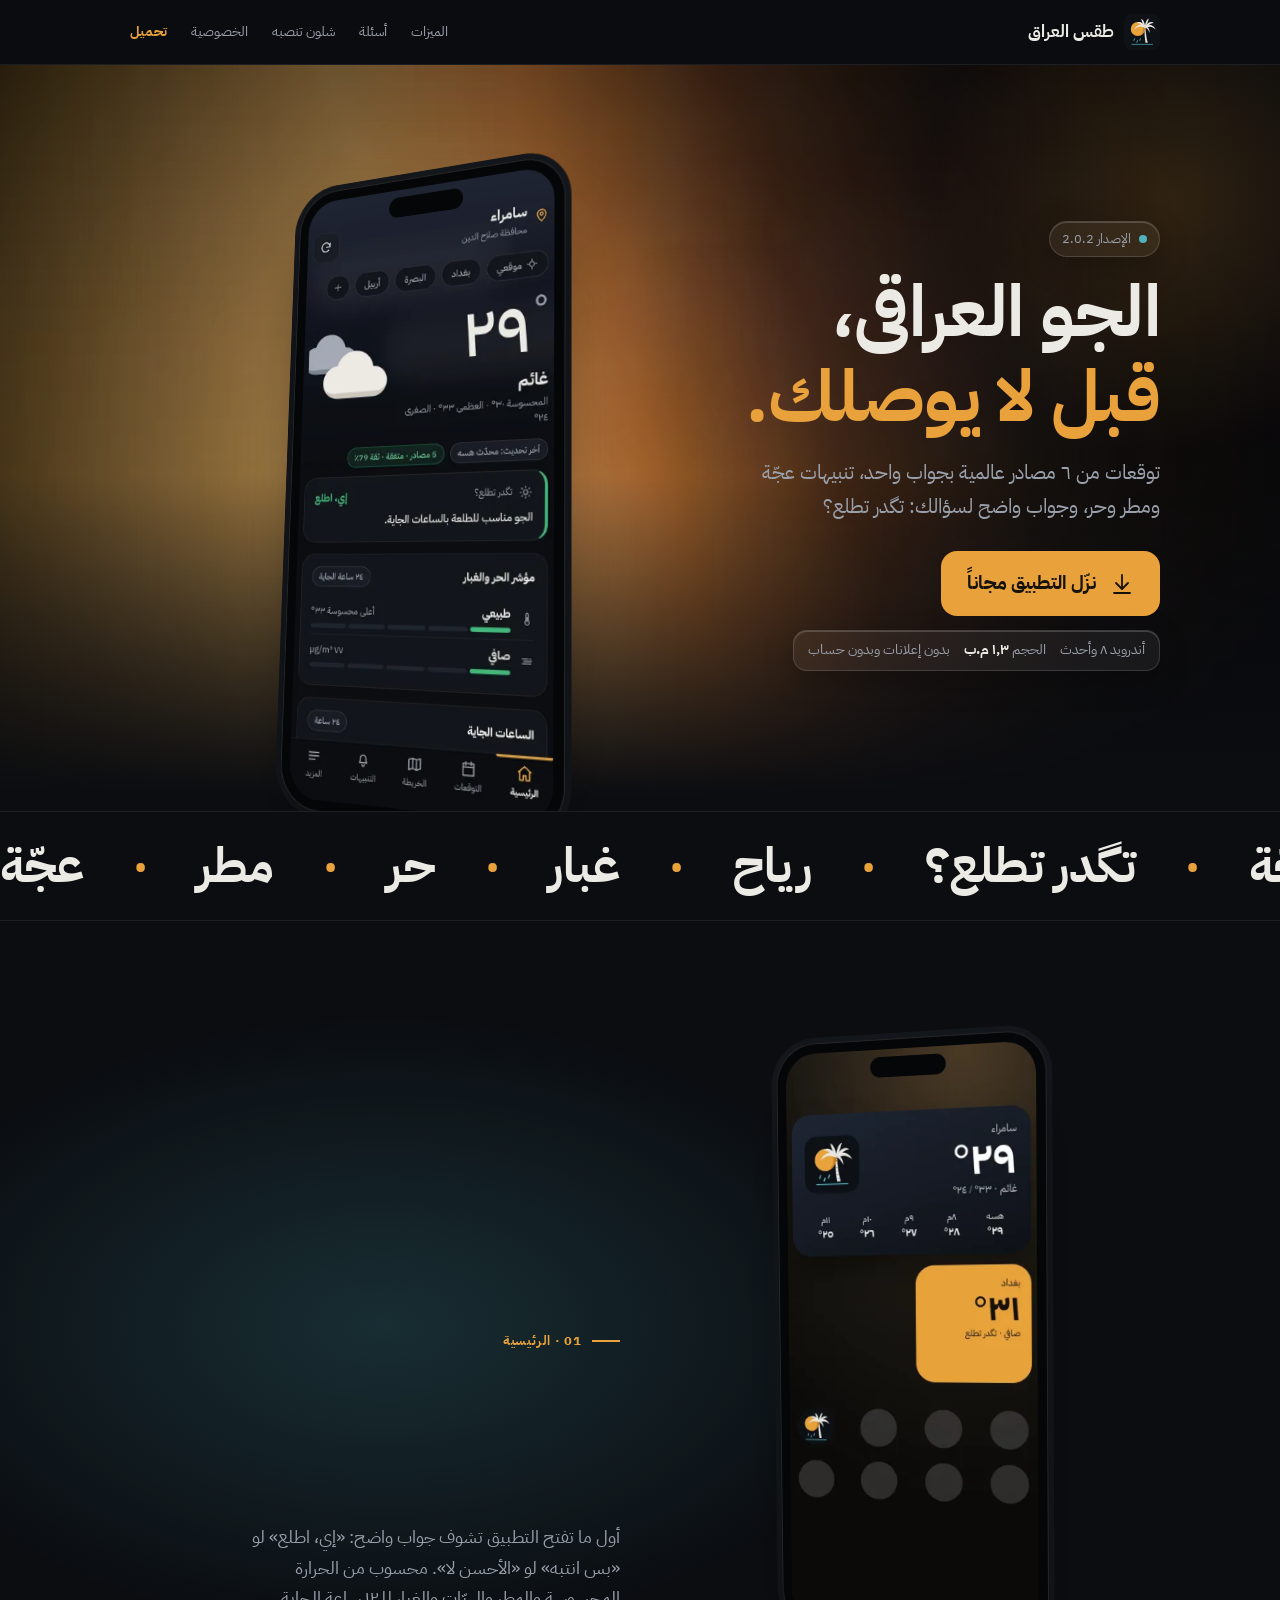
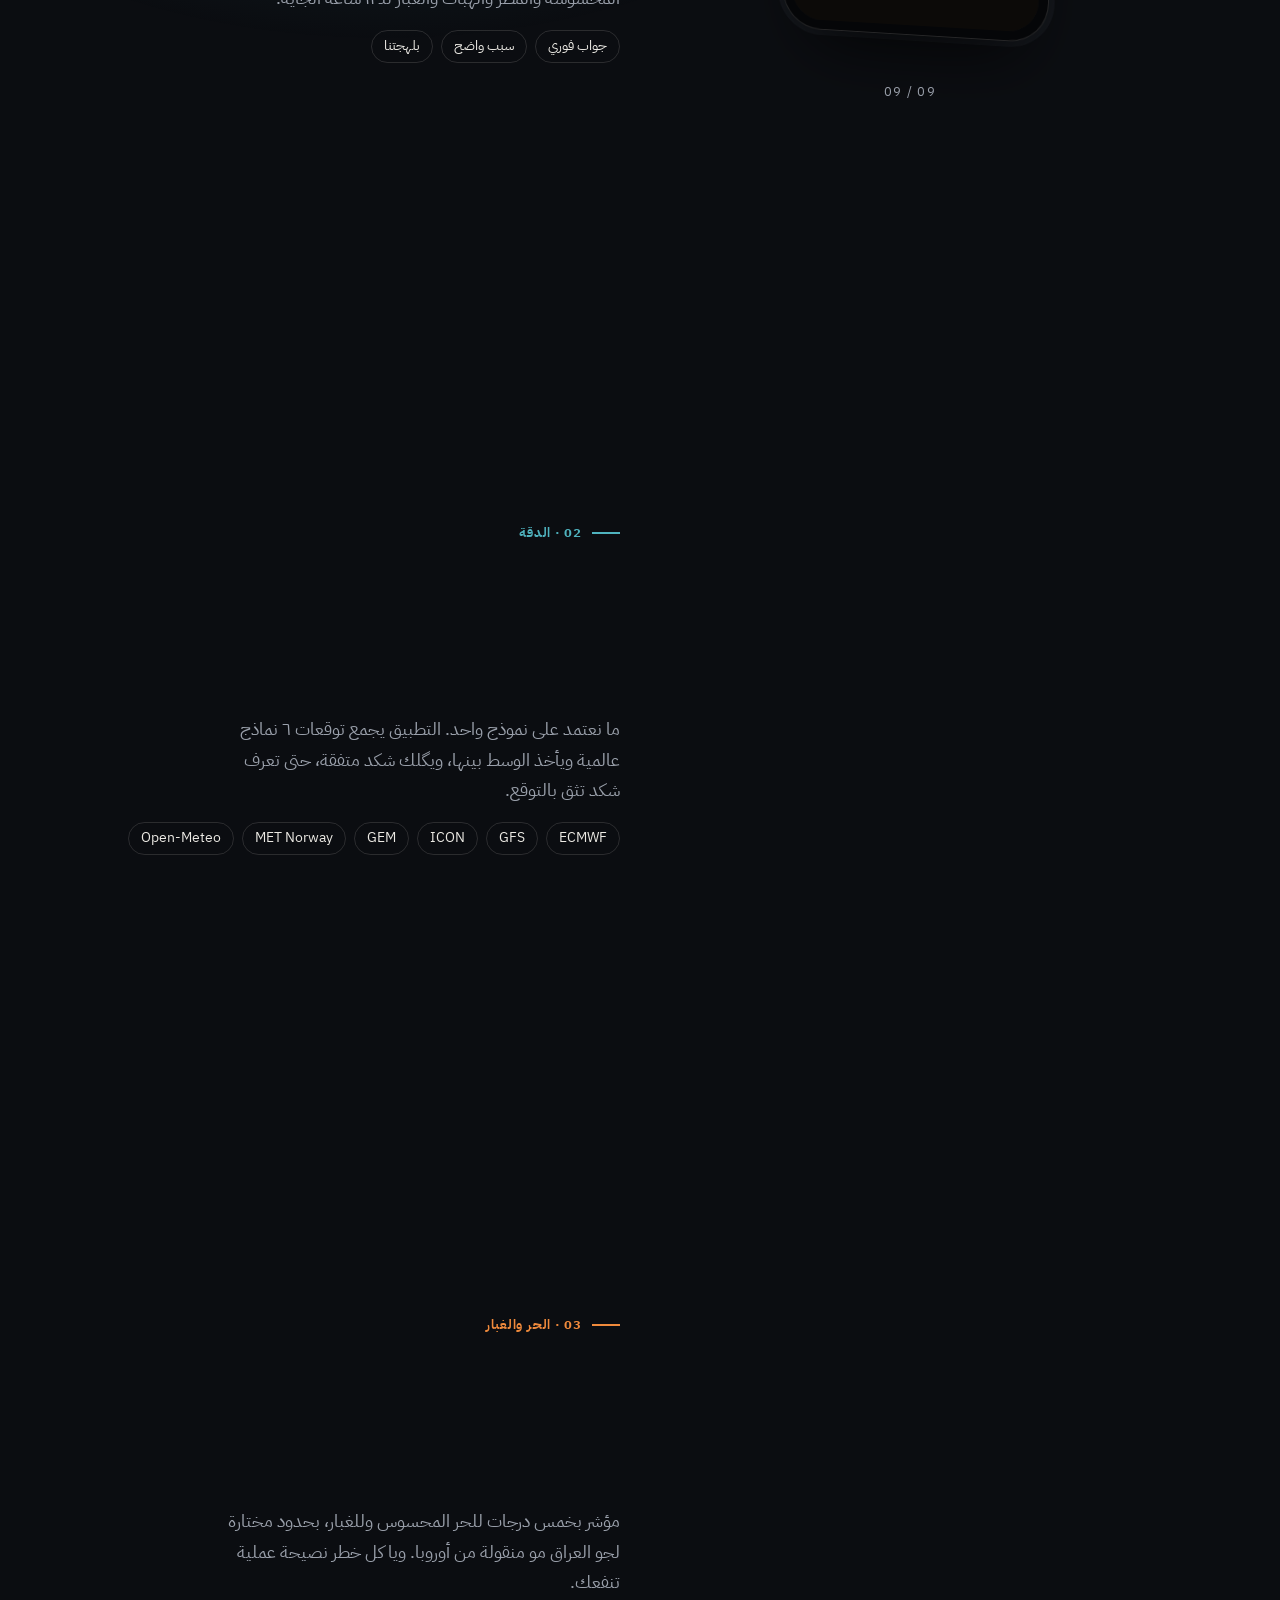
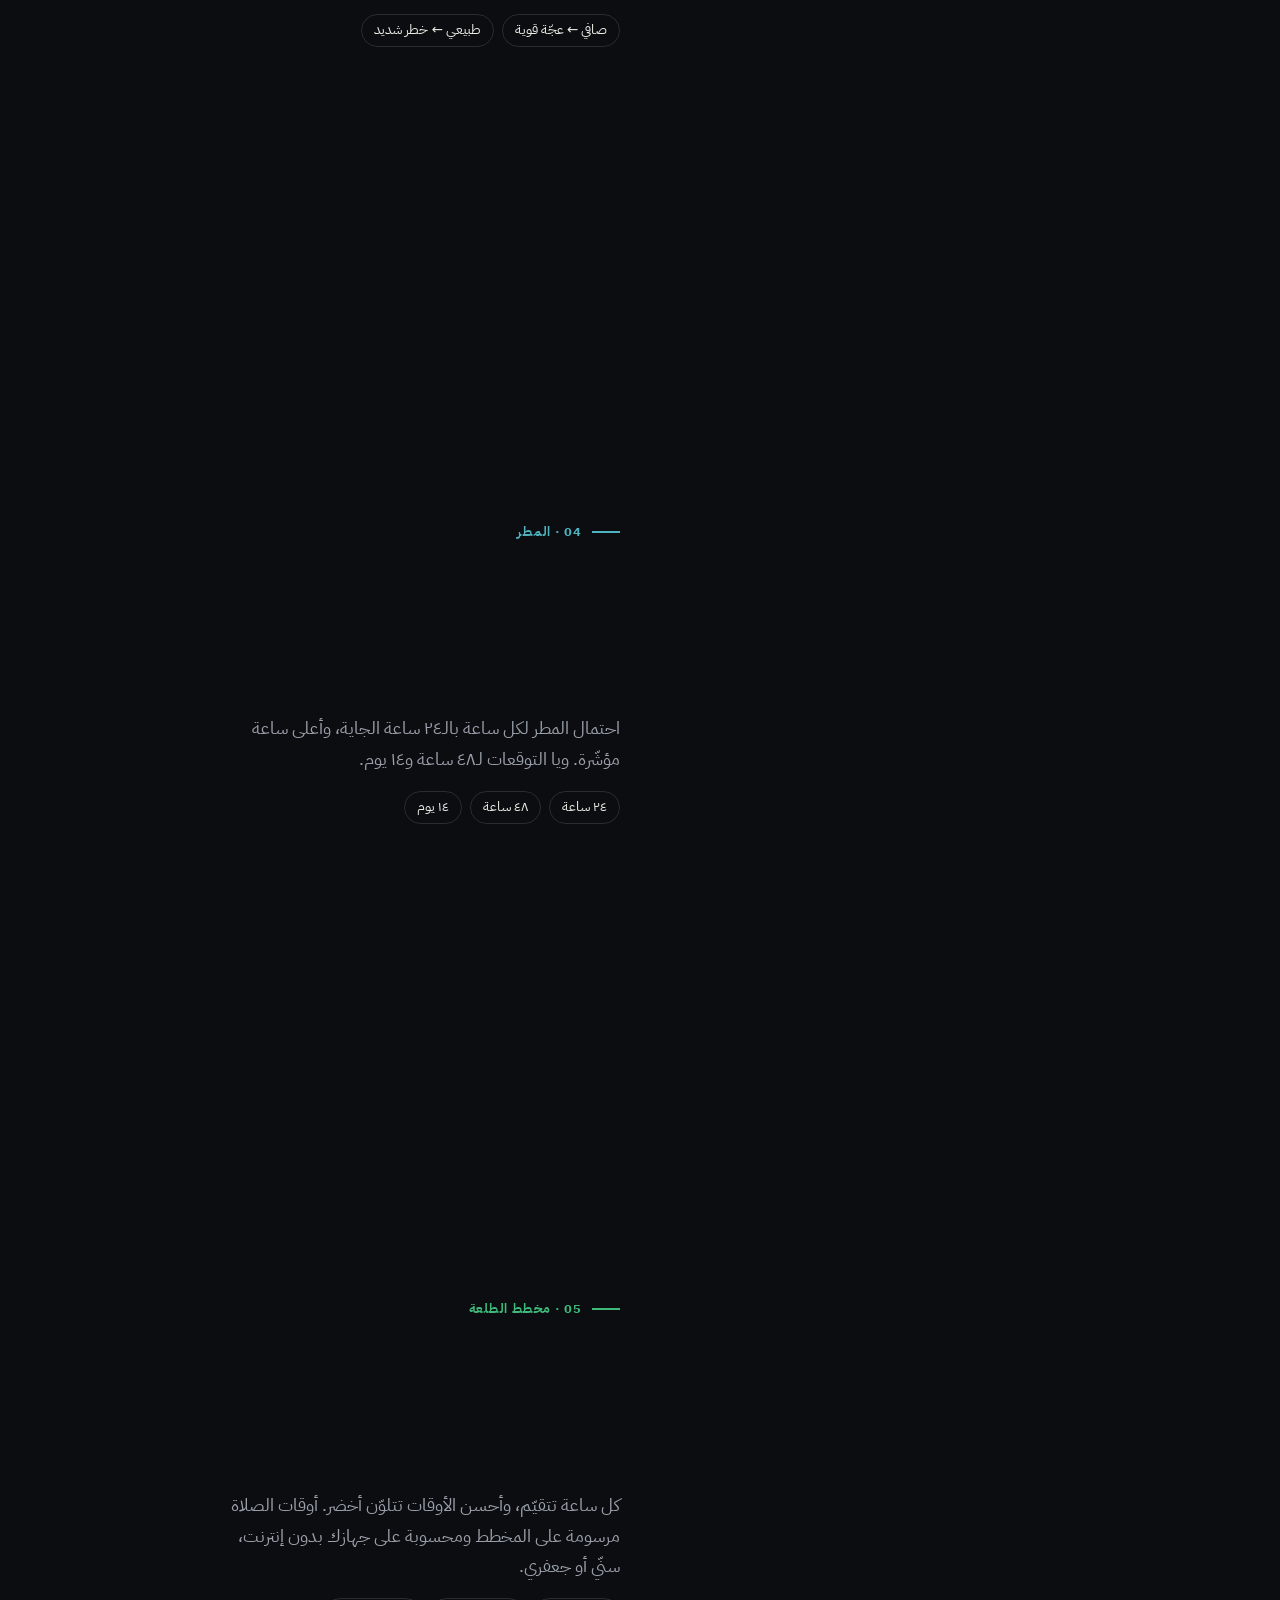
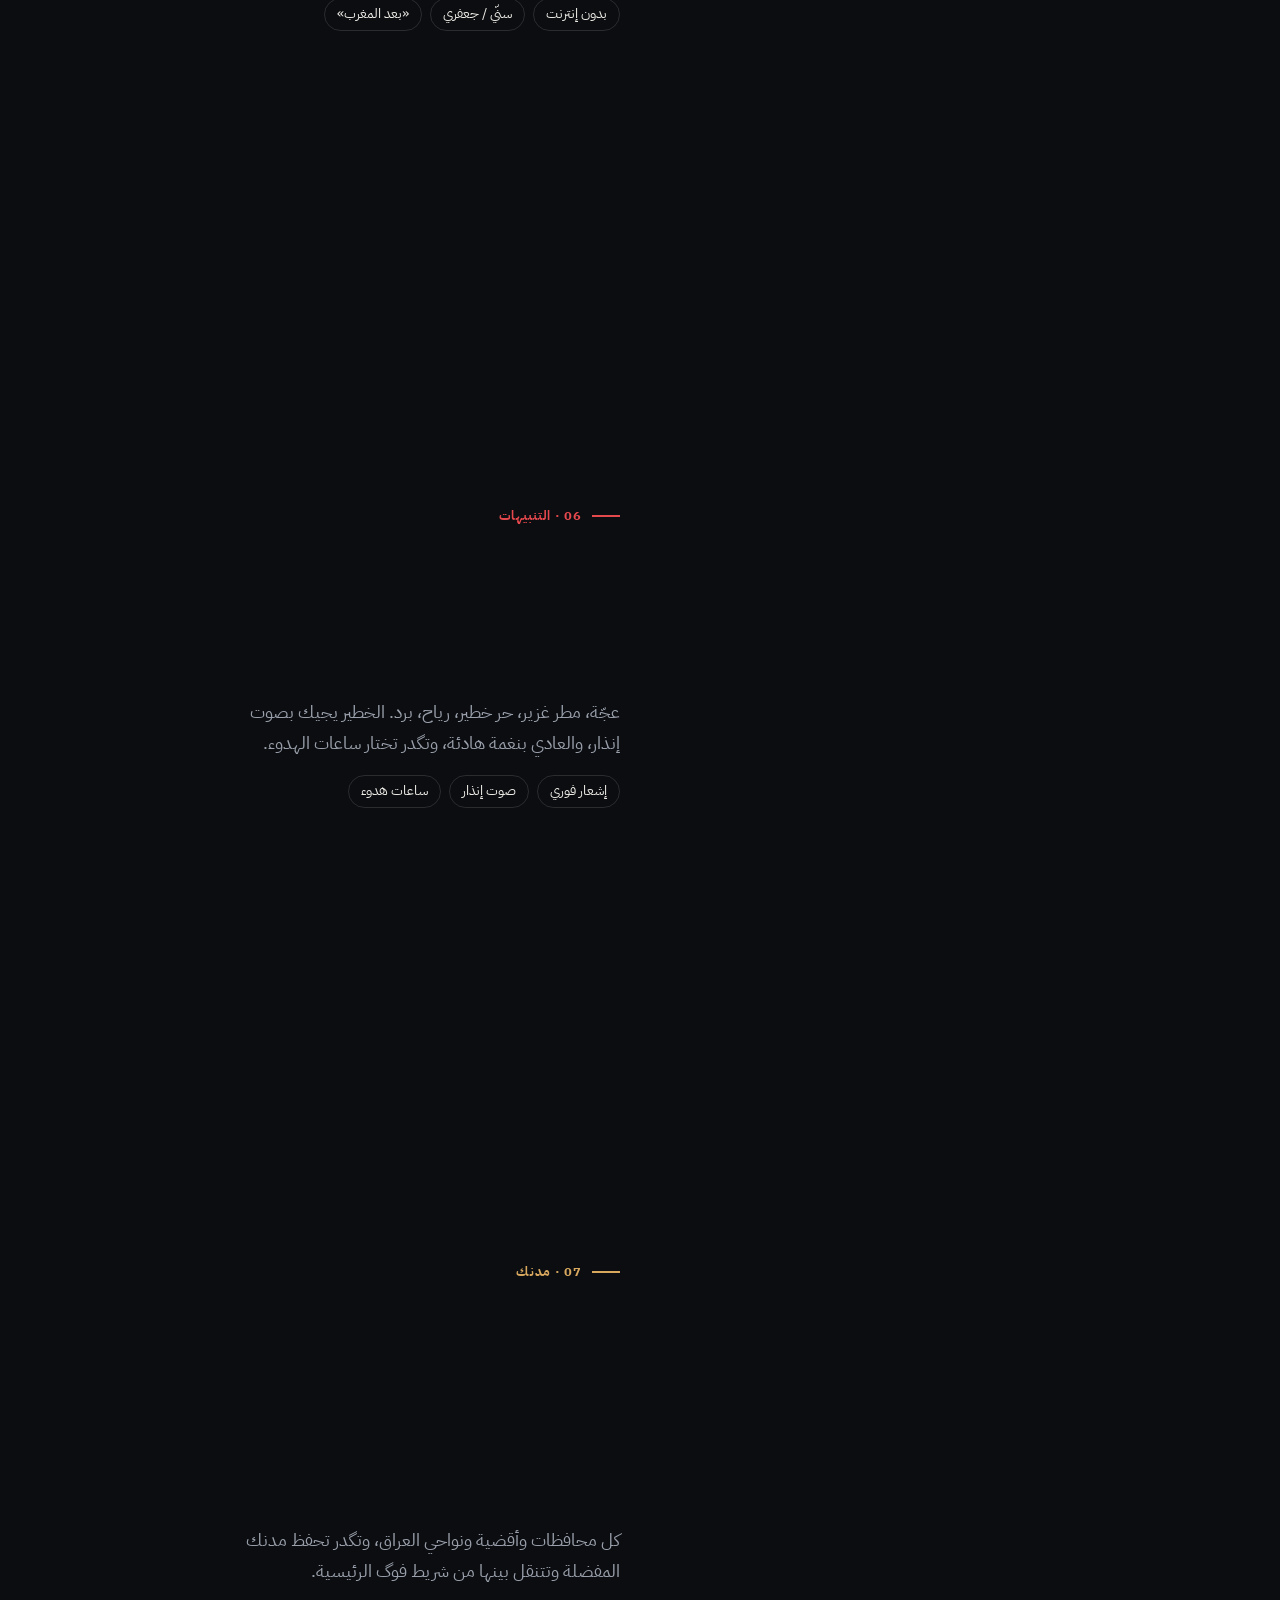
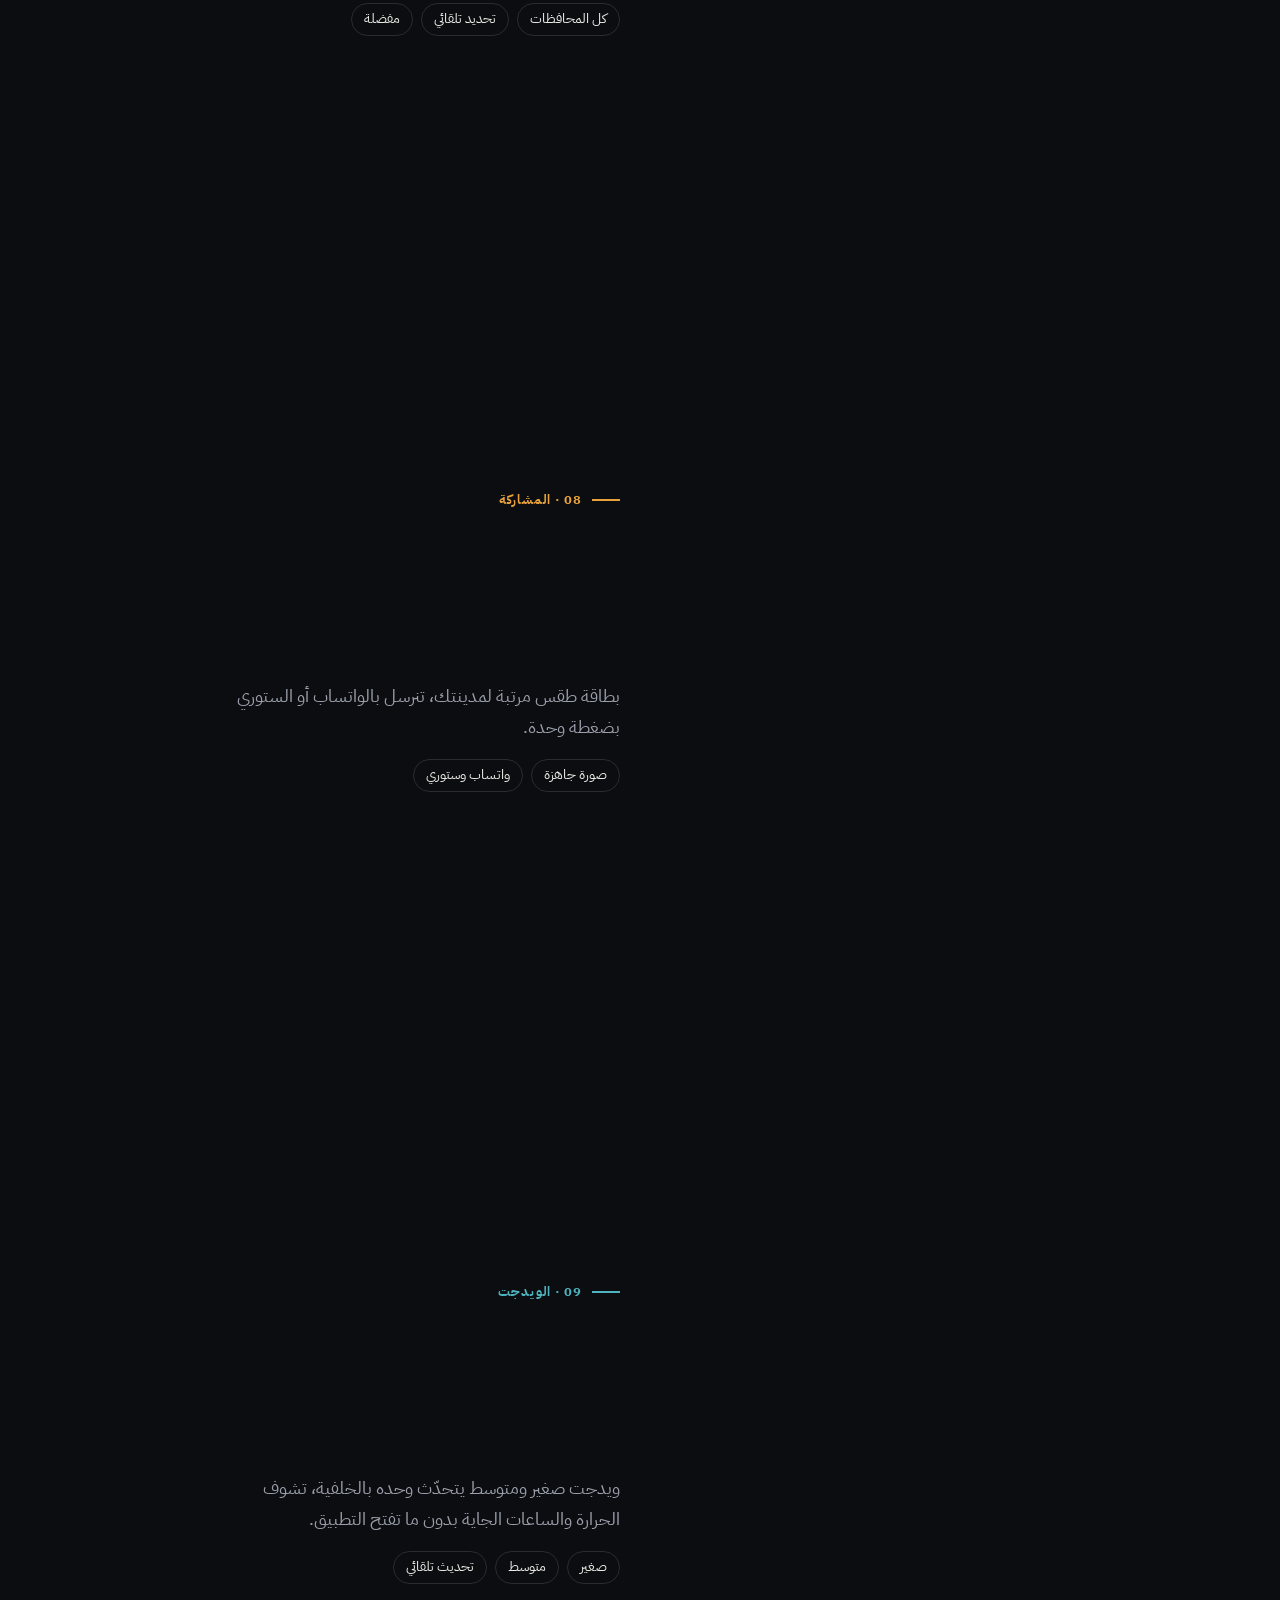
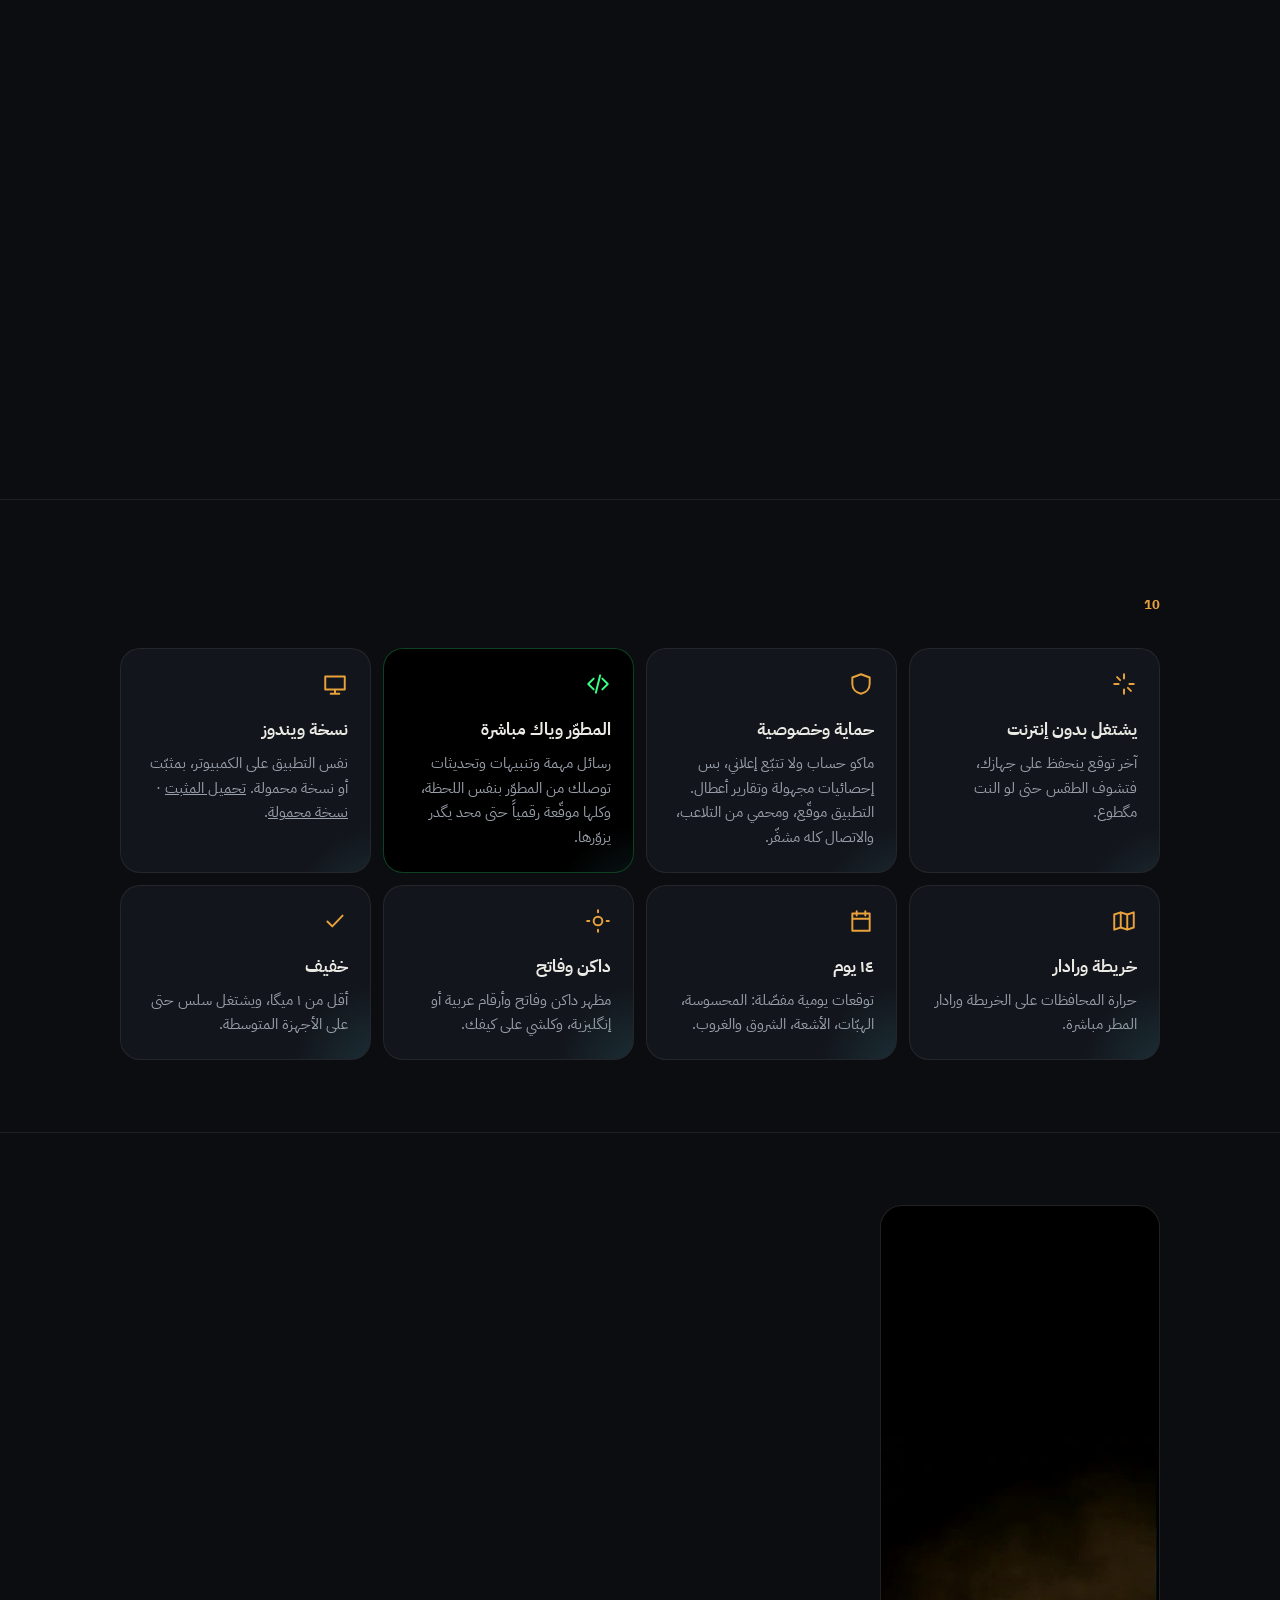
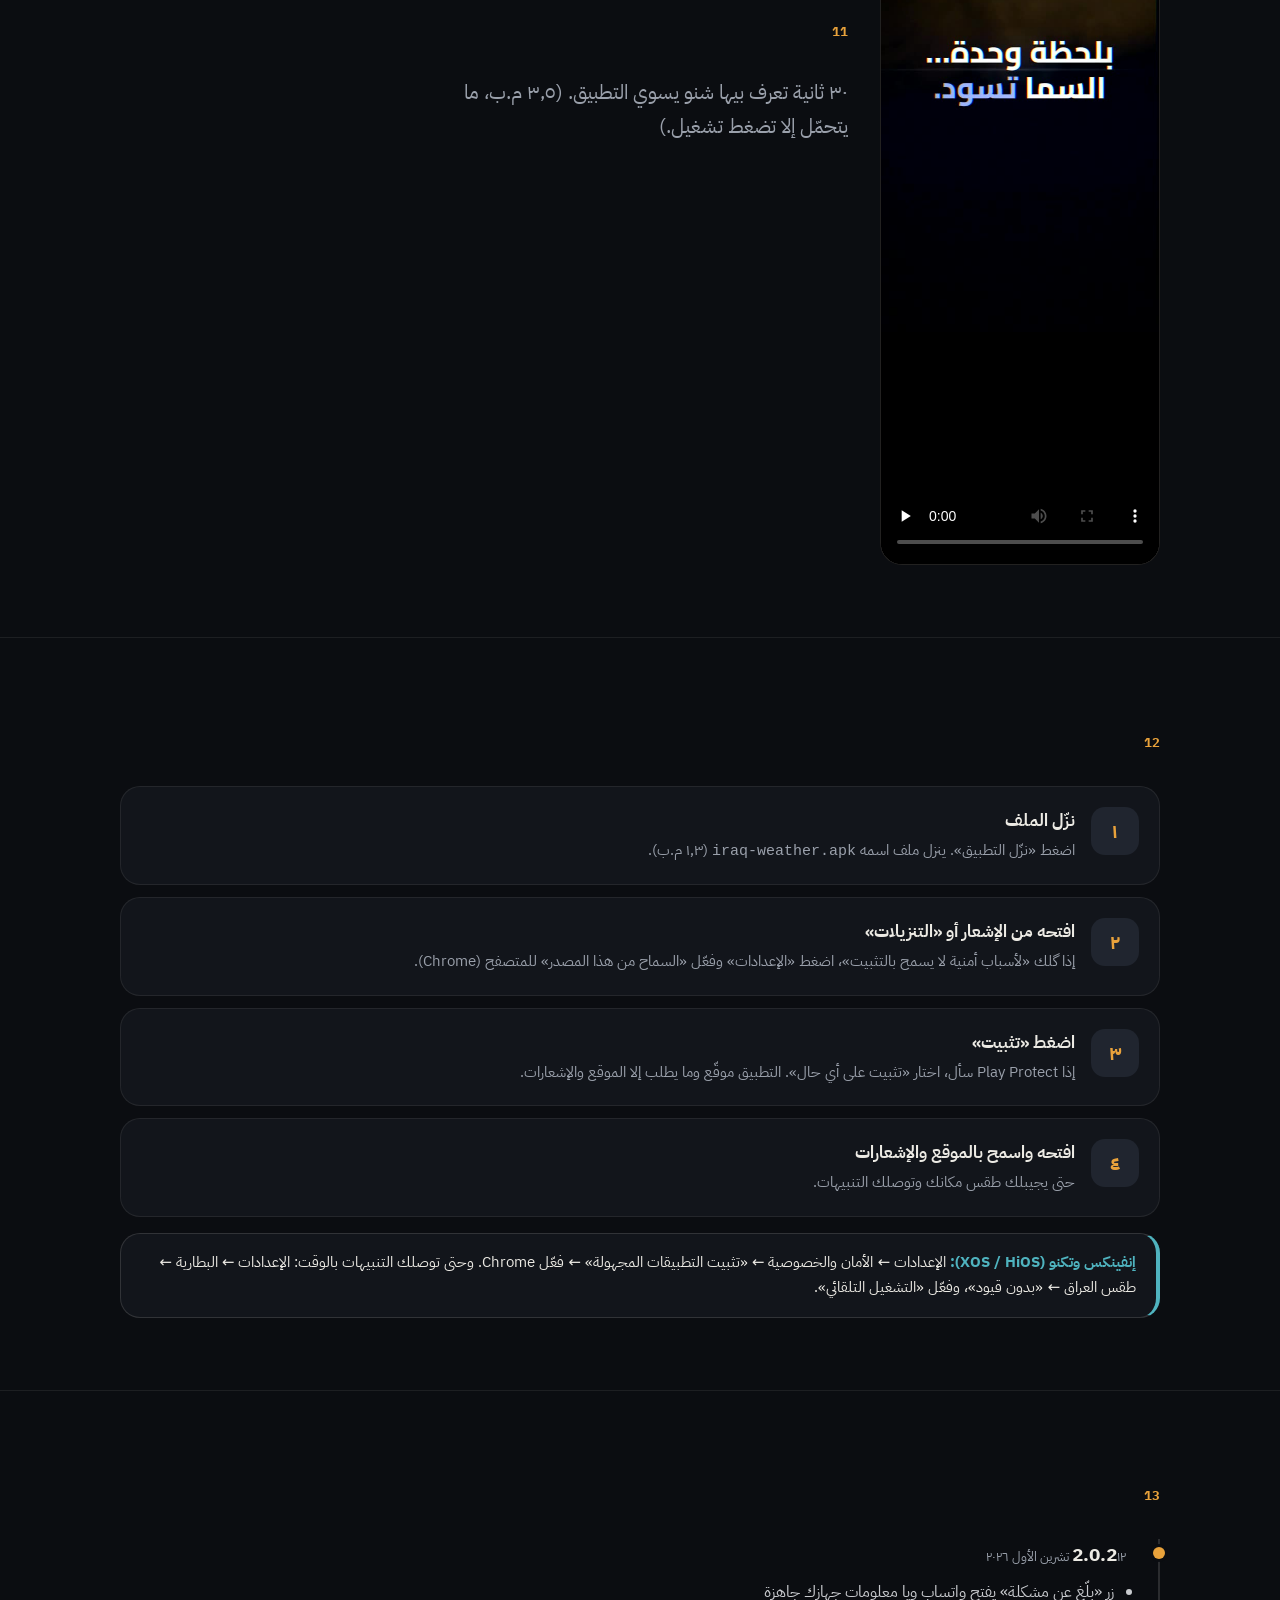
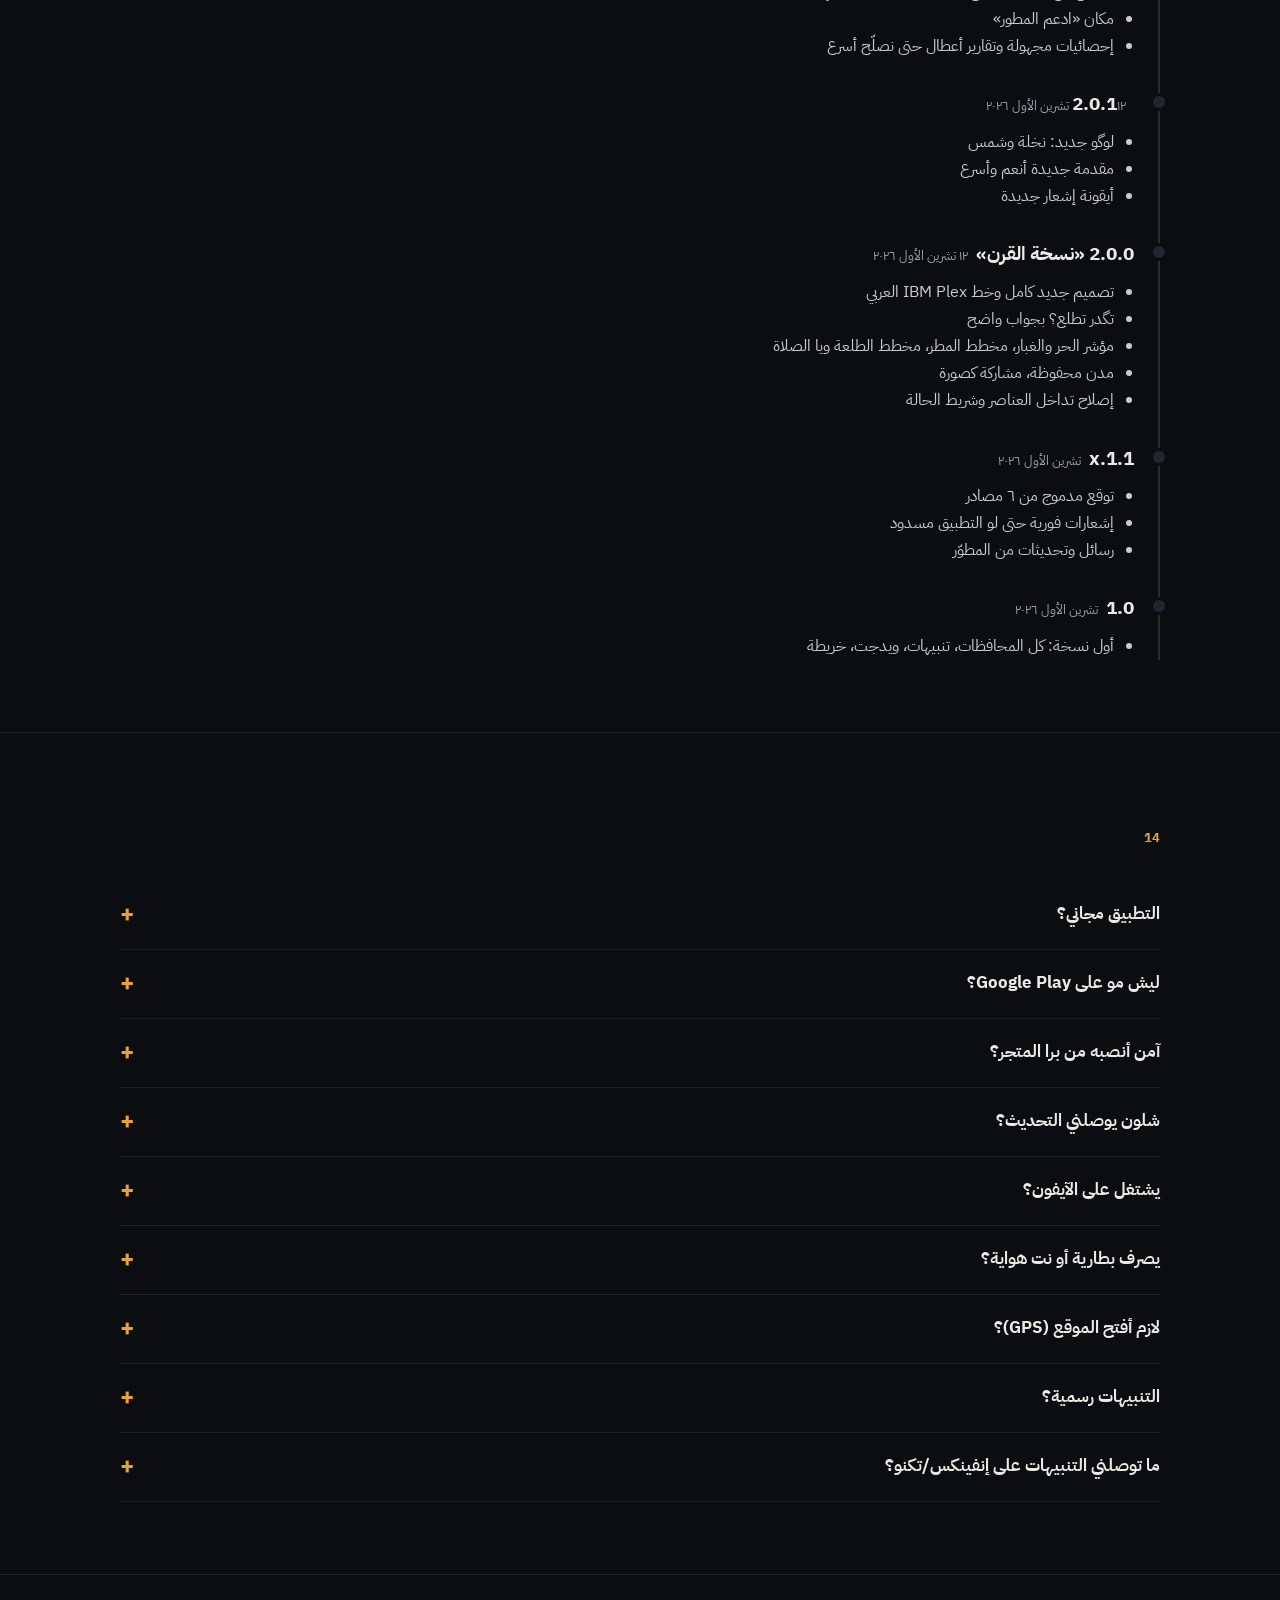
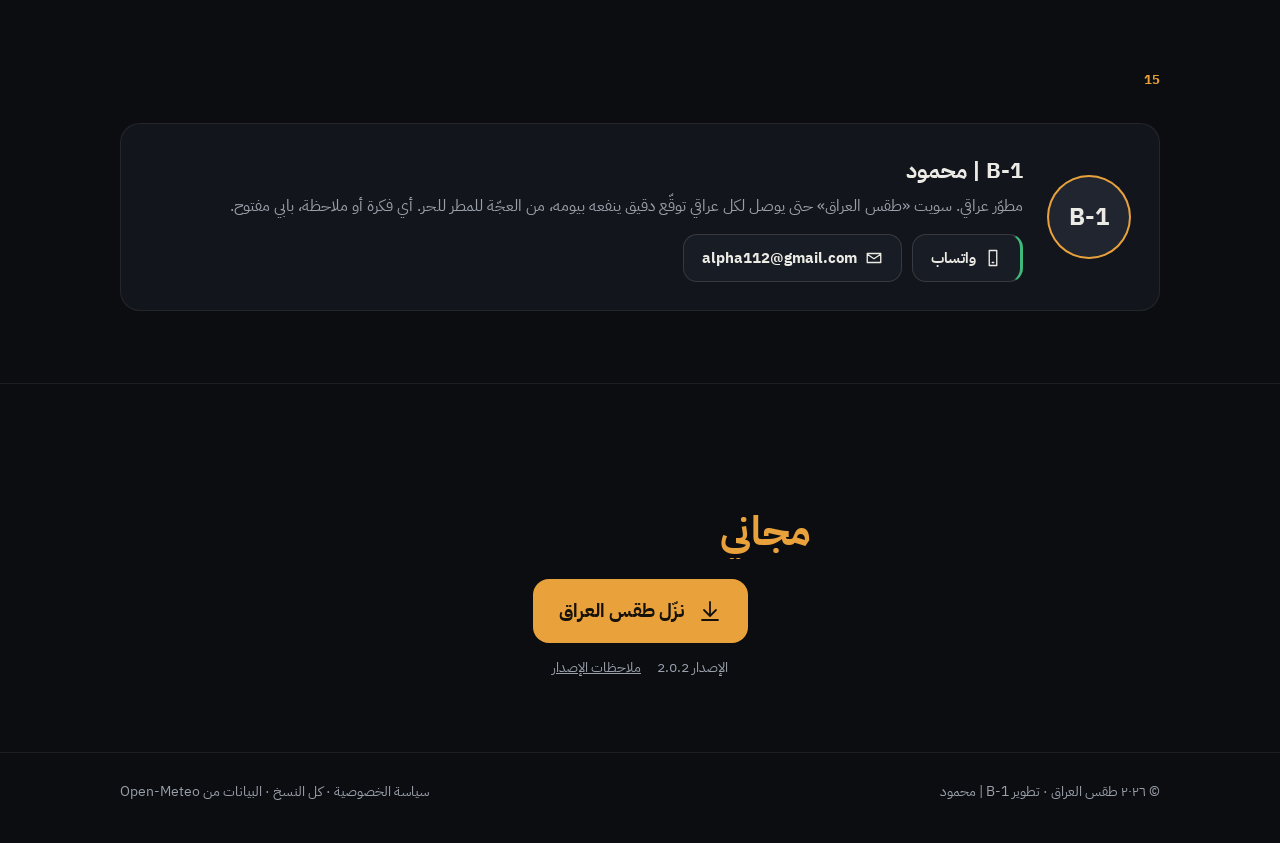
<file: index.html>
<!doctype html><html lang="ar" dir="rtl"><head><meta charset="utf-8"><meta name="viewport" content="width=device-width,initial-scale=1,viewport-fit=cover">
<title>طقس العراق — تطبيق الطقس العراقي</title><meta name="description" content="طقس كل مدينة عراقية، تنبيهات عجّة ومطر وحر، ومخطط الطلعة. حمّل التطبيق مجاناً."><meta name="theme-color" content="#0B0D11">
<link rel="icon" href="favicon.ico" sizes="any"><link rel="icon" type="image/png" href="a/logo-192.png"><link rel="apple-touch-icon" href="a/logo-180.png">
<meta property="og:type" content="website"><meta property="og:title" content="طقس العراق — تطبيق الطقس العراقي"><meta property="og:description" content="طقس كل مدينة عراقية، تنبيهات عجّة ومطر وحر، ومخطط الطلعة. حمّل التطبيق مجاناً."><meta property="og:image" content="https://democrat5116-glitch.github.io/iraq-weather/a/og.png"><meta property="og:url" content="https://democrat5116-glitch.github.io/iraq-weather/"><meta property="og:locale" content="ar_IQ"><meta name="twitter:card" content="summary_large_image">
<link rel="preload" href="a/plex-arabic-700.woff2" as="font" type="font/woff2" crossorigin><link rel="stylesheet" href="a/s.css"><script>document.documentElement.className="js"</script></head><body>
<a class="skip" href="#main">تخطَّ للمحتوى</a>
<header class="nav"><div class="w"><a class="brand" href="./"><svg xmlns="http://www.w3.org/2000/svg" viewBox="0 0 512 512" aria-hidden="true" class="lg"><rect width="512" height="512" rx="112" fill="#0E1116"/><g><circle cx="196" cy="214" r="100" fill="#E9A23B"/><path d="M196 114a100 100 0 0 1 0 200a76 100 0 0 0 0-200z" fill="#C9821F"/></g><g><path d="M293.0 204.0 L292.6 214.3 L292.3 224.6 L292.1 234.9 L292.1 245.2 L292.1 255.5 L292.3 265.8 L292.5 276.1 L292.9 286.4 L293.4 296.7 L294.0 307.0 L294.7 317.3 L295.5 327.6 L296.4 337.9 L297.5 348.2 L298.6 358.5 L299.9 368.8 L301.2 379.1 L302.7 389.4 L304.3 399.7 L306.0 410.0 L338.0 410.0 L335.4 399.7 L332.9 389.4 L330.5 379.1 L328.3 368.8 L326.1 358.5 L324.1 348.2 L322.1 337.9 L320.3 327.6 L318.6 317.3 L317.0 307.0 L315.5 296.7 L314.1 286.4 L312.8 276.1 L311.7 265.8 L310.6 255.5 L309.7 245.2 L308.8 234.9 L308.1 224.6 L307.5 214.3 L307.0 204.0Z" fill="#ECEAE4"/><path d="M294.1 249.3q7.0 6 14.0 0" fill="none" stroke="#0E1116" stroke-width="3.2" stroke-linecap="round" opacity=".55"/><path d="M294.8 282.3q8.4 6 16.8 0" fill="none" stroke="#0E1116" stroke-width="3.2" stroke-linecap="round" opacity=".55"/><path d="M296.6 315.2q9.9 6 19.7 0" fill="none" stroke="#0E1116" stroke-width="3.2" stroke-linecap="round" opacity=".55"/><path d="M299.5 348.2q11.3 6 22.6 0" fill="none" stroke="#0E1116" stroke-width="3.2" stroke-linecap="round" opacity=".55"/><path d="M303.5 381.2q12.7 6 25.5 0" fill="none" stroke="#0E1116" stroke-width="3.2" stroke-linecap="round" opacity=".55"/></g><path style="--d:0" d="M300.0 196.0 L297.5 187.4 L293.2 180.9 L288.2 175.2 L282.9 170.2 L277.2 165.7 L271.3 161.9 L265.1 158.7 L258.6 156.2 L252.0 154.3 L245.3 153.1 L238.5 152.5 L231.7 152.6 L224.9 153.4 L218.2 154.8 L211.6 156.9 L205.2 159.5 L198.9 162.7 L192.7 166.4 L186.7 170.6 L180.9 175.3 L175.2 180.4 L169.7 186.0 L164.3 192.1 L159.1 198.6 L154.0 205.7 L150.0 214.0 L150.0 214.0 L157.9 209.5 L164.9 204.7 L171.6 200.3 L178.0 196.4 L184.3 192.8 L190.5 189.8 L196.4 187.1 L202.1 184.9 L207.7 183.2 L213.0 181.8 L218.2 180.7 L223.2 180.0 L228.1 179.6 L232.8 179.4 L237.5 179.5 L242.1 179.9 L246.8 180.5 L251.6 181.3 L256.5 182.4 L261.6 183.7 L266.9 185.3 L272.5 187.3 L278.4 189.5 L284.6 192.0 L291.4 194.6 L300.0 196.0Z" fill="#ECEAE4"/><path style="--d:1" d="M300.0 196.0 L298.9 186.3 L295.8 178.3 L292.2 170.9 L288.2 164.0 L284.1 157.6 L279.8 151.6 L275.3 146.0 L270.6 140.8 L265.9 136.1 L261.0 131.8 L256.0 128.0 L250.8 124.6 L245.7 121.6 L240.4 119.1 L235.1 117.1 L229.8 115.6 L224.5 114.6 L219.3 114.0 L214.1 114.0 L209.1 114.4 L204.2 115.4 L199.5 116.8 L195.1 118.6 L190.9 120.9 L187.1 123.8 L184.0 128.0 L184.0 128.0 L189.0 128.9 L193.2 129.0 L197.2 129.4 L201.0 130.0 L204.7 130.8 L208.2 131.8 L211.6 133.0 L215.0 134.4 L218.4 136.0 L221.7 137.8 L225.2 139.8 L228.7 142.0 L232.3 144.4 L236.1 147.0 L240.0 149.8 L244.1 152.9 L248.4 156.3 L252.9 159.9 L257.5 163.7 L262.4 167.9 L267.5 172.2 L272.9 176.9 L278.6 181.7 L284.7 186.7 L291.3 191.9 L300.0 196.0Z" fill="#ECEAE4"/><path style="--d:2" d="M300.0 196.0 L301.5 186.9 L301.0 178.6 L300.0 170.7 L298.8 163.2 L297.3 155.9 L295.7 148.9 L293.9 142.2 L292.0 135.8 L290.1 129.7 L288.0 123.8 L285.8 118.2 L283.5 112.9 L281.2 107.9 L278.8 103.2 L276.3 98.7 L273.8 94.5 L271.2 90.6 L268.6 87.0 L266.0 83.7 L263.3 80.6 L260.6 77.9 L257.9 75.4 L255.1 73.3 L252.3 71.5 L249.5 70.2 L246.0 70.0 L246.0 70.0 L245.9 73.4 L246.5 76.2 L247.3 79.0 L248.2 82.0 L249.1 85.1 L250.1 88.4 L251.2 91.9 L252.4 95.6 L253.6 99.5 L255.0 103.6 L256.5 107.9 L258.1 112.4 L259.8 117.1 L261.7 122.0 L263.6 127.1 L265.8 132.4 L268.0 138.0 L270.5 143.7 L273.1 149.7 L275.8 155.8 L278.8 162.2 L282.0 168.7 L285.5 175.5 L289.3 182.4 L293.6 189.4 L300.0 196.0Z" fill="#ECEAE4"/><path style="--d:3" d="M300.0 196.0 L306.0 189.0 L309.9 181.7 L313.4 174.6 L316.5 167.7 L319.4 161.1 L322.1 154.6 L324.6 148.3 L326.9 142.3 L329.2 136.4 L331.2 130.9 L333.2 125.5 L335.0 120.3 L336.8 115.4 L338.4 110.7 L339.9 106.1 L341.4 101.8 L342.8 97.8 L344.1 93.9 L345.3 90.2 L346.5 86.7 L347.6 83.4 L348.7 80.3 L349.7 77.3 L350.7 74.4 L351.7 71.5 L352.0 68.0 L352.0 68.0 L348.3 68.1 L345.3 69.4 L342.3 71.1 L339.3 73.3 L336.4 75.7 L333.5 78.5 L330.7 81.7 L327.9 85.1 L325.2 88.8 L322.6 92.9 L320.1 97.2 L317.6 101.8 L315.2 106.6 L313.0 111.8 L310.8 117.2 L308.8 122.9 L306.8 128.9 L305.1 135.2 L303.4 141.7 L301.9 148.5 L300.6 155.6 L299.5 163.0 L298.6 170.7 L298.1 178.6 L298.0 187.0 L300.0 196.0Z" fill="#ECEAE4"/><path style="--d:4" d="M300.0 196.0 L308.9 192.0 L315.8 186.9 L322.1 181.9 L328.0 177.1 L333.7 172.4 L339.0 168.1 L344.1 164.0 L349.0 160.1 L353.7 156.5 L358.2 153.1 L362.4 150.0 L366.5 147.1 L370.5 144.5 L374.3 142.0 L378.0 139.8 L381.6 137.8 L385.1 136.0 L388.6 134.4 L392.1 133.0 L395.6 131.8 L399.2 130.8 L402.9 130.0 L406.7 129.4 L410.8 129.0 L415.0 128.9 L420.0 128.0 L420.0 128.0 L416.9 123.8 L413.1 120.9 L408.8 118.6 L404.4 116.8 L399.6 115.4 L394.7 114.4 L389.6 114.0 L384.4 114.0 L379.1 114.5 L373.7 115.6 L368.3 117.1 L362.9 119.1 L357.5 121.5 L352.2 124.5 L346.9 127.8 L341.7 131.7 L336.6 135.9 L331.7 140.6 L326.8 145.8 L322.1 151.4 L317.5 157.4 L313.1 163.8 L308.9 170.7 L304.9 178.2 L301.5 186.2 L300.0 196.0Z" fill="#ECEAE4"/><path style="--d:5" d="M300.0 196.0 L308.9 195.3 L316.0 193.1 L322.6 191.1 L328.9 189.2 L334.8 187.5 L340.4 186.1 L345.8 184.9 L351.0 184.0 L356.0 183.2 L360.8 182.8 L365.5 182.5 L370.2 182.4 L374.9 182.6 L379.6 183.0 L384.3 183.6 L389.2 184.6 L394.2 185.9 L399.3 187.5 L404.5 189.4 L409.9 191.8 L415.4 194.6 L421.0 197.8 L426.8 201.4 L432.7 205.5 L438.9 209.9 L446.0 214.0 L446.0 214.0 L442.9 206.3 L438.8 199.6 L434.3 193.4 L429.7 187.7 L424.8 182.4 L419.7 177.5 L414.4 173.0 L408.8 169.0 L403.1 165.4 L397.1 162.3 L390.9 159.8 L384.6 157.8 L378.1 156.4 L371.5 155.6 L364.8 155.4 L358.1 155.9 L351.5 156.9 L344.8 158.6 L338.3 160.9 L331.9 163.8 L325.7 167.3 L319.7 171.4 L313.9 176.1 L308.4 181.5 L303.4 187.6 L300.0 196.0Z" fill="#ECEAE4"/><path style="--d:6" d="M300.0 196.0 L304.7 197.4 L307.8 197.8 L310.3 198.3 L312.3 198.8 L313.9 199.4 L315.2 200.1 L316.4 200.7 L317.6 201.4 L318.8 202.2 L320.3 203.1 L321.9 204.2 L323.8 205.5 L325.8 207.2 L328.1 209.2 L330.5 211.5 L333.1 214.3 L335.9 217.4 L338.7 220.9 L341.7 224.8 L344.7 229.0 L347.9 233.7 L351.1 238.7 L354.4 244.1 L357.8 249.8 L361.4 255.9 L366.0 262.0 L366.0 262.0 L365.6 254.3 L364.3 247.3 L362.8 240.6 L361.1 234.3 L359.4 228.3 L357.5 222.6 L355.6 217.3 L353.5 212.2 L351.3 207.5 L349.0 203.1 L346.6 199.0 L344.0 195.2 L341.2 191.8 L338.2 188.8 L334.9 186.1 L331.5 183.9 L327.8 182.1 L323.9 180.9 L319.9 180.4 L315.9 180.5 L312.1 181.3 L308.5 182.8 L305.4 184.9 L302.7 187.6 L300.5 190.9 L300.0 196.0Z" fill="#ECEAE4"/><path d="M300 196Q228.0 128.0 150.0 214.0" fill="none" stroke="#CFC9BE" stroke-width="2.2" stroke-linecap="round" class="" style="--d:0"/><path d="M300 196Q236.0 104.0 184.0 128.0" fill="none" stroke="#CFC9BE" stroke-width="2.2" stroke-linecap="round" class="" style="--d:1"/><path d="M300 196Q268.0 92.0 246.0 70.0" fill="none" stroke="#CFC9BE" stroke-width="2.2" stroke-linecap="round" class="" style="--d:2"/><path d="M300 196Q326.0 90.0 352.0 68.0" fill="none" stroke="#CFC9BE" stroke-width="2.2" stroke-linecap="round" class="" style="--d:3"/><path d="M300 196Q368.0 104.0 420.0 128.0" fill="none" stroke="#CFC9BE" stroke-width="2.2" stroke-linecap="round" class="" style="--d:4"/><path d="M300 196Q380.0 134.0 446.0 214.0" fill="none" stroke="#CFC9BE" stroke-width="2.2" stroke-linecap="round" class="" style="--d:5"/><path d="M300 196Q334.0 170.0 366.0 262.0" fill="none" stroke="#CFC9BE" stroke-width="2.2" stroke-linecap="round" class="" style="--d:6"/><g fill="#B8741A"><circle cx="290" cy="214" r="8"/><circle cx="304" cy="219" r="8"/><circle cx="297" cy="229" r="7"/></g><path style="--d:0" d="M150 352l-9 24" stroke="#4FB3BF" stroke-width="12" stroke-linecap="round"/><path style="--d:1" d="M192 378l-9 24" stroke="#4FB3BF" stroke-width="12" stroke-linecap="round"/><path style="--d:2" d="M234 352l-9 24" stroke="#4FB3BF" stroke-width="12" stroke-linecap="round"/><path d="M112 432h292" stroke="#4FB3BF" stroke-width="10" stroke-linecap="round"/></svg><span>طقس العراق</span></a><nav aria-label="التنقل"><a href="./#story">الميزات</a><a href="./#faq">أسئلة</a><a href="./#install">شلون تنصبه</a><a href="privacy.html">الخصوصية</a><a class="cta" href="https://github.com/democrat5116-glitch/iraq-weather/releases/latest/download/iraq-weather.apk">تحميل</a></nav></div></header>
<main id="main">
<div class="hero"><video class="hbg" autoplay muted loop playsinline preload="auto" poster="a/sky.jpg" aria-hidden="true"><source src="a/sky.webm" type="video/webm"><source src="a/sky.mp4" type="video/mp4"></video><div class="w">
 <div>
  <span class="eyebrow glass rv in"><i></i>الإصدار 2.0.2</span>
  <h1 class="kt" id="h1">الجو العراقي،<br><em>قبل لا يوصلك.</em></h1>
  <p class="lead rv in">توقعات من ٦ مصادر عالمية بجواب واحد، تنبيهات عجّة ومطر وحر، وجواب واضح لسؤالك: تگدر تطلع؟</p>
  <a class="dl rv in" href="https://github.com/democrat5116-glitch/iraq-weather/releases/latest/download/iraq-weather.apk" download><svg viewBox="0 0 24 24" fill="none" stroke="currentColor" stroke-width="1.8" stroke-linecap="round" stroke-linejoin="round" aria-hidden="true"><path d="M12 3v13M6 11l6 6 6-6M4 21h16"/></svg><span>نزّل التطبيق مجاناً</span></a>
  <div class="meta glass rv in"><span>أندرويد ٨ وأحدث</span><span>الحجم <b>١٫٣ م.ب</b></span><span>بدون إعلانات وبدون حساب</span></div>
 </div>
 <div class="stage3d"><div id="heroTilt"><div class="phone" id="heroPhone" aria-label="صورة من التطبيق"><div class="notch"></div><div class="scr"><img class="on" src="a/home.webp" alt="الشاشة الرئيسية" width="390" height="844" fetchpriority="high"></div></div></div></div>
</div></div>
<div class="marquee" aria-hidden="true"><div><b>عجّة</b><i>·</i><b>مطر</b><i>·</i><b>حر</b><i>·</i><b>غبار</b><i>·</i><b>رياح</b><i>·</i><b>تگدر تطلع؟</b><i>·</i><b>عجّة</b><i>·</i><b>مطر</b><i>·</i><b>حر</b><i>·</i><b>غبار</b><i>·</i><b>رياح</b><i>·</i><b>تگدر تطلع؟</b><i>·</i></div></div>
<section class="story" id="story"><div class="bgwash" id="wash"></div><div class="w">
 <div class="stage stage3d"><div class="phone" id="stPhone"><div class="notch"></div><div class="scr" id="stScr"><img src="a/home.webp" alt="" data-i="0" class=on width="390" height="844"><img src="a/forecast.webp" alt="" data-i="1" loading=lazy width="390" height="844"><img src="a/sev.webp" alt="" data-i="2" loading=lazy width="390" height="844"><img src="a/rain.webp" alt="" data-i="3" loading=lazy width="390" height="844"><img src="a/prayer.webp" alt="" data-i="4" loading=lazy width="390" height="844"><img src="a/alerts.webp" alt="" data-i="5" loading=lazy width="390" height="844"><img src="a/cities.webp" alt="" data-i="6" loading=lazy width="390" height="844"><img src="a/card.webp" alt="" data-i="7" loading=lazy width="390" height="844"><img src="a/widget.webp" alt="" data-i="8" loading=lazy width="390" height="844"></div></div><div class="lbl" id="stLbl">01 / 09</div></div>
 <div class="steps2"><div class="st" data-i="0" data-wash="rgba(233,162,59,.22)" data-ry="-18" data-rx="6" style="--c:#E9A23B"><div><div class="k">01 · الرئيسية</div><h3 class="kt">تگدر تطلع؟<br>يگلك بجملة.</h3><p>أول ما تفتح التطبيق تشوف جواب واضح: «إي، اطلع» لو «بس انتبه» لو «الأحسن لا». محسوب من الحرارة المحسوسة والمطر والهبّات والغبار للـ١٢ ساعة الجاية.</p><ul><li>جواب فوري</li><li>سبب واضح</li><li>بلهجتنا</li></ul></div></div><div class="st" data-i="1" data-wash="rgba(79,179,191,.22)" data-ry="16" data-rx="4" style="--c:#4FB3BF"><div><div class="k">02 · الدقة</div><h3 class="kt">٦ مصادر.<br>جواب واحد.</h3><p>ما نعتمد على نموذج واحد. التطبيق يجمع توقعات ٦ نماذج عالمية ويأخذ الوسط بينها، ويگلك شكد متفقة، حتى تعرف شكد تثق بالتوقع.</p><ul><li>ECMWF</li><li>GFS</li><li>ICON</li><li>GEM</li><li>MET Norway</li><li>Open-Meteo</li></ul></div></div><div class="st" data-i="2" data-wash="rgba(240,138,60,.24)" data-ry="-12" data-rx="-4" style="--c:#F08A3C"><div><div class="k">03 · الحر والغبار</div><h3 class="kt">العجّة تنشاف<br>قبل لا توصل.</h3><p>مؤشر بخمس درجات للحر المحسوس وللغبار، بحدود مختارة لجو العراق مو منقولة من أوروبا. ويا كل خطر نصيحة عملية تنفعك.</p><ul><li>صافي ← عجّة قوية</li><li>طبيعي ← خطر شديد</li></ul></div></div><div class="st" data-i="3" data-wash="rgba(79,179,191,.26)" data-ry="20" data-rx="8" style="--c:#4FB3BF"><div><div class="k">04 · المطر</div><h3 class="kt">المطر،<br>ساعة بساعة.</h3><p>احتمال المطر لكل ساعة بالـ٢٤ ساعة الجاية، وأعلى ساعة مؤشّرة. ويا التوقعات لـ٤٨ ساعة و١٤ يوم.</p><ul><li>٢٤ ساعة</li><li>٤٨ ساعة</li><li>١٤ يوم</li></ul></div></div><div class="st" data-i="4" data-wash="rgba(63,185,122,.22)" data-ry="-20" data-rx="2" style="--c:#3FB97A"><div><div class="k">05 · مخطط الطلعة</div><h3 class="kt">أحسن وكت للطلعة،<br>ويا الصلاة.</h3><p>كل ساعة تتقيّم، وأحسن الأوقات تتلوّن أخضر. أوقات الصلاة مرسومة على المخطط ومحسوبة على جهازك بدون إنترنت، سنّي أو جعفري.</p><ul><li>بدون إنترنت</li><li>سنّي / جعفري</li><li>«بعد المغرب»</li></ul></div></div><div class="st" data-i="5" data-wash="rgba(229,72,77,.24)" data-ry="14" data-rx="-6" style="--c:#E5484D"><div><div class="k">06 · التنبيهات</div><h3 class="kt">تنبيه يوصلك<br>حتى لو مسدود.</h3><p>عجّة، مطر غزير، حر خطير، رياح، برد. الخطير يجيك بصوت إنذار، والعادي بنغمة هادئة، وتگدر تختار ساعات الهدوء.</p><ul><li>إشعار فوري</li><li>صوت إنذار</li><li>ساعات هدوء</li></ul></div></div><div class="st" data-i="6" data-wash="rgba(217,168,95,.22)" data-ry="-16" data-rx="6" style="--c:#D9A85F"><div><div class="k">07 · مدنك</div><h3 class="kt">بغداد، البصرة، أربيل…<br>بلمسة وحدة.</h3><p>كل محافظات وأقضية ونواحي العراق، وتگدر تحفظ مدنك المفضلة وتتنقل بينها من شريط فوگ الرئيسية.</p><ul><li>كل المحافظات</li><li>تحديد تلقائي</li><li>مفضلة</li></ul></div></div><div class="st" data-i="7" data-wash="rgba(233,162,59,.26)" data-ry="18" data-rx="4" style="--c:#E9A23B"><div><div class="k">08 · المشاركة</div><h3 class="kt">شارك الجو<br>كصورة.</h3><p>بطاقة طقس مرتبة لمدينتك، تنرسل بالواتساب أو الستوري بضغطة وحدة.</p><ul><li>صورة جاهزة</li><li>واتساب وستوري</li></ul></div></div><div class="st" data-i="8" data-wash="rgba(79,179,191,.2)" data-ry="-14" data-rx="-2" style="--c:#4FB3BF"><div><div class="k">09 · الويدجت</div><h3 class="kt">الطقس على<br>شاشتك.</h3><p>ويدجت صغير ومتوسط يتحدّث وحده بالخلفية، تشوف الحرارة والساعات الجاية بدون ما تفتح التطبيق.</p><ul><li>صغير</li><li>متوسط</li><li>تحديث تلقائي</li></ul></div></div></div>
</div></section>
<section id="more"><div class="w">
 <div class="sh"><span>10</span><h2 class="kt">وهاي بعد.</h2></div>
 <div class="grid4"><div class="tile rv "><svg viewBox="0 0 24 24" fill="none" stroke="currentColor" stroke-width="1.8" stroke-linecap="round" stroke-linejoin="round" aria-hidden="true"><path d="M12 3v4M12 17v4M3 12h4M17 12h4M5.6 5.6l2.8 2.8M15.6 15.6l2.8 2.8"/></svg><h3>يشتغل بدون إنترنت</h3><p>آخر توقع ينحفظ على جهازك، فتشوف الطقس حتى لو النت مگطوع.</p></div><div class="tile rv "><svg viewBox="0 0 24 24" fill="none" stroke="currentColor" stroke-width="1.8" stroke-linecap="round" stroke-linejoin="round" aria-hidden="true"><path d="M12 3l8 3v6c0 4.5-3.4 8-8 9-4.6-1-8-4.5-8-9V6z"/></svg><h3>حماية وخصوصية</h3><p>ماكو حساب ولا تتبّع إعلاني، بس إحصائيات مجهولة وتقارير أعطال. التطبيق موقّع، ومحمي من التلاعب، والاتصال كله مشفّر.</p></div><div class="tile rv dark"><svg viewBox="0 0 24 24" fill="none" stroke="currentColor" stroke-width="1.8" stroke-linecap="round" stroke-linejoin="round" aria-hidden="true"><path d="M8 7l-5 5 5 5M16 7l5 5-5 5M14 4l-4 16"/></svg><h3>المطوّر وياك مباشرة</h3><p>رسائل مهمة وتنبيهات وتحديثات توصلك من المطوّر بنفس اللحظة، وكلها موقّعة رقمياً حتى محد يگدر يزوّرها.</p></div><div class="tile rv "><svg viewBox="0 0 24 24" fill="none" stroke="currentColor" stroke-width="1.8" stroke-linecap="round" stroke-linejoin="round" aria-hidden="true"><path d="M3 5h18v12H3zM8 21h8M12 17v4"/></svg><h3>نسخة ويندوز</h3><p>نفس التطبيق على الكمبيوتر، بمثبّت أو نسخة محمولة. <a href="https://github.com/democrat5116-glitch/iraq-weather/releases/download/v2.0.2/IraqWeather-Setup-1.0.0.exe">تحميل المثبت</a> · <a href="https://github.com/democrat5116-glitch/iraq-weather/releases/download/v2.0.2/IraqWeather-Portable-1.0.0.exe">نسخة محمولة</a>.</p></div><div class="tile rv "><svg viewBox="0 0 24 24" fill="none" stroke="currentColor" stroke-width="1.8" stroke-linecap="round" stroke-linejoin="round" aria-hidden="true"><path d="M9 4 3 6v14l6-2 6 2 6-2V4l-6 2zM9 4v14M15 6v14"/></svg><h3>خريطة ورادار</h3><p>حرارة المحافظات على الخريطة ورادار المطر مباشرة.</p></div><div class="tile rv "><svg viewBox="0 0 24 24" fill="none" stroke="currentColor" stroke-width="1.8" stroke-linecap="round" stroke-linejoin="round" aria-hidden="true"><path d="M4 5h16v16H4zM8 3v4M16 3v4M4 10h16"/></svg><h3>١٤ يوم</h3><p>توقعات يومية مفصّلة: المحسوسة، الهبّات، الأشعة، الشروق والغروب.</p></div><div class="tile rv "><svg viewBox="0 0 24 24" fill="none" stroke="currentColor" stroke-width="1.8" stroke-linecap="round" stroke-linejoin="round" aria-hidden="true"><path d="M12 16a4 4 0 1 0 0-8 4 4 0 0 0 0 8zM12 2v2M12 20v2M2 12h2M20 12h2"/></svg><h3>داكن وفاتح</h3><p>مظهر داكن وفاتح وأرقام عربية أو إنگليزية، وكلشي على كيفك.</p></div><div class="tile rv "><svg viewBox="0 0 24 24" fill="none" stroke="currentColor" stroke-width="1.8" stroke-linecap="round" stroke-linejoin="round" aria-hidden="true"><path d="M5 12.5l4.5 4.5L19 7"/></svg><h3>خفيف</h3><p>أقل من ١ ميگا، ويشتغل سلس حتى على الأجهزة المتوسطة.</p></div></div>
</div></section>
<section><div class="w vid">
 <video controls preload="none" playsinline poster="a/promo-poster.jpg" width="540" height="960"><source src="a/promo.mp4" type="video/mp4"></video>
 <div><div class="sh"><span>11</span><h2 class="kt">شوف الإعلان</h2></div><p class="lead">٣٠ ثانية تعرف بيها شنو يسوي التطبيق. (٣٫٥ م.ب، ما يتحمّل إلا تضغط تشغيل.)</p></div>
</div></section>
<section id="install"><div class="w">
 <div class="sh"><span>12</span><h2 class="kt">شلون تنصبه</h2></div>
 <ol class="steps">
  <li class="rv"><div><b>نزّل الملف</b><p>اضغط «نزّل التطبيق». ينزل ملف اسمه <code>iraq-weather.apk</code> (١٫٣ م.ب).</p></div></li>
  <li class="rv"><div><b>افتحه من الإشعار أو «التنزيلات»</b><p>إذا گلك «لأسباب أمنية لا يسمح بالتثبيت»، اضغط «الإعدادات» وفعّل «السماح من هذا المصدر» للمتصفح (Chrome).</p></div></li>
  <li class="rv"><div><b>اضغط «تثبيت»</b><p>إذا Play Protect سأل، اختار «تثبيت على أي حال». التطبيق موقّع وما يطلب إلا الموقع والإشعارات.</p></div></li>
  <li class="rv"><div><b>افتحه واسمح بالموقع والإشعارات</b><p>حتى يجيبلك طقس مكانك وتوصلك التنبيهات.</p></div></li>
 </ol>
 <div class="note rv"><b>إنفينكس وتكنو (XOS / HiOS):</b> الإعدادات ← الأمان والخصوصية ← «تثبيت التطبيقات المجهولة» ← فعّل Chrome. وحتى توصلك التنبيهات بالوقت: الإعدادات ← البطارية ← طقس العراق ← «بدون قيود»، وفعّل «التشغيل التلقائي».</div>
</div></section>
<section id="changelog"><div class="w">
 <div class="sh"><span>13</span><h2 class="kt">شنو تغيّر</h2></div><div class="log"><article class="rv"><h3>2.0.2<small>١٢ تشرين الأول ٢٠٢٦</small></h3><ul><li>زر «بلّغ عن مشكلة» يفتح واتساب ويا معلومات جهازك جاهزة</li><li>مكان «ادعم المطور»</li><li>إحصائيات مجهولة وتقارير أعطال حتى نصلّح أسرع</li></ul></article><article class="rv"><h3>2.0.1<small>١٢ تشرين الأول ٢٠٢٦</small></h3><ul><li>لوگو جديد: نخلة وشمس</li><li>مقدمة جديدة أنعم وأسرع</li><li>أيقونة إشعار جديدة</li></ul></article><article class="rv"><h3>2.0.0 «نسخة القرن»<small>١٢ تشرين الأول ٢٠٢٦</small></h3><ul><li>تصميم جديد كامل وخط IBM Plex العربي</li><li>تگدر تطلع؟ بجواب واضح</li><li>مؤشر الحر والغبار، مخطط المطر، مخطط الطلعة ويا الصلاة</li><li>مدن محفوظة، مشاركة كصورة</li><li>إصلاح تداخل العناصر وشريط الحالة</li></ul></article><article class="rv"><h3>1.1.x<small>تشرين الأول ٢٠٢٦</small></h3><ul><li>توقع مدموج من ٦ مصادر</li><li>إشعارات فورية حتى لو التطبيق مسدود</li><li>رسائل وتحديثات من المطوّر</li></ul></article><article class="rv"><h3>1.0<small>تشرين الأول ٢٠٢٦</small></h3><ul><li>أول نسخة: كل المحافظات، تنبيهات، ويدجت، خريطة</li></ul></article></div>
</div></section>
<section id="faq"><div class="w">
 <div class="sh"><span>14</span><h2 class="kt">أسئلة تتكرر</h2></div><div class="faq"><details class="rv"><summary>التطبيق مجاني؟</summary><p>إي، مجاني بالكامل، بدون إعلانات وبدون اشتراك.</p></details><details class="rv"><summary>ليش مو على Google Play؟</summary><p>قريباً إن شاء الله. لهسه تگدر تنزله من هنا مباشرة، وهو نفس الملف الموقّع الرسمي.</p></details><details class="rv"><summary>آمن أنصبه من برا المتجر؟</summary><p>الملف موقّع بمفتاح المطوّر، ويرفض يشتغل إذا أحد عدّل عليه. نزّله بس من هاي الصفحة أو من صفحة الإصدارات بـGitHub.</p></details><details class="rv"><summary>شلون يوصلني التحديث؟</summary><p>التطبيق نفسه يگلك من تنزل نسخة جديدة، وتنزلها من نفس الرابط. التحديث ينصب فوگ القديمة وبياناتك تبقى.</p></details><details class="rv"><summary>يشتغل على الآيفون؟</summary><p>لا، هسه للأندرويد (٨ وأحدث)، وأكو نسخة ويندوز.</p></details><details class="rv"><summary>يصرف بطارية أو نت هواية؟</summary><p>لا. يفحص التنبيهات بالخلفية بفترات متباعدة، وكل تحديث بحدود كم كيلوبايت.</p></details><details class="rv"><summary>لازم أفتح الموقع (GPS)؟</summary><p>لا، تگدر تختار مدينتك بإيدك. الموقع بس حتى يجيبلك طقس مكانك بالضبط.</p></details><details class="rv"><summary>التنبيهات رسمية؟</summary><p>لا، هي تقديرات آلية من نماذج الطقس بحدود تناسب العراق. بالحالات الخطرة تابع الأنواء الجوية والدفاع المدني.</p></details><details class="rv"><summary>ما توصلني التنبيهات على إنفينكس/تكنو؟</summary><p>من الإعدادات ← البطارية ← طقس العراق ← «بدون قيود»، وفعّل «التشغيل التلقائي».</p></details></div>
</div></section>
<section><div class="w">
 <div class="sh"><span>15</span><h2 class="kt">المطوّر</h2></div>
 <div class="dev rv"><div class="av">B-1</div><div><h3>B-1 | محمود</h3><p>مطوّر عراقي. سويت «طقس العراق» حتى يوصل لكل عراقي توقّع دقيق ينفعه بيومه، من العجّة للمطر للحر. أي فكرة أو ملاحظة، بابي مفتوح.</p>
  <div class="btns"><a class="btn wa" href="https://wa.me/n9iz?s=t" rel="noopener"><svg viewBox="0 0 24 24" fill="none" stroke="currentColor" stroke-width="1.8" stroke-linecap="round" stroke-linejoin="round" aria-hidden="true"><path d="M7 2h10v20H7zM11 18h2"/></svg>واتساب</a><a class="btn" href="mailto:alpha112@gmail.com"><svg viewBox="0 0 24 24" fill="none" stroke="currentColor" stroke-width="1.8" stroke-linecap="round" stroke-linejoin="round" aria-hidden="true"><path d="M3 6h18v12H3zM3 7l9 6 9-6"/></svg>alpha112@gmail.com</a></div></div></div>
</div></section>
<section class="end"><div class="w"><h2 class="kt">جرّبه هسه.<br><em style="font-style:normal;color:var(--amber)">مجاني وبدون إعلانات.</em></h2><a class="dl" href="https://github.com/democrat5116-glitch/iraq-weather/releases/latest/download/iraq-weather.apk" download><svg viewBox="0 0 24 24" fill="none" stroke="currentColor" stroke-width="1.8" stroke-linecap="round" stroke-linejoin="round" aria-hidden="true"><path d="M12 3v13M6 11l6 6 6-6M4 21h16"/></svg><span>نزّل طقس العراق</span></a><div class="meta" style="justify-content:center"><span>الإصدار 2.0.2</span><a href="https://github.com/democrat5116-glitch/iraq-weather/releases/latest">ملاحظات الإصدار</a></div></div></section>
</main>
<footer><div class="w"><span>© ٢٠٢٦ طقس العراق · تطوير B-1 | محمود</span><span><a href="privacy.html">سياسة الخصوصية</a> · <a href="https://github.com/democrat5116-glitch/iraq-weather/releases">كل النسخ</a> · البيانات من Open-Meteo</span></div></footer>
<script src="a/site.js" defer></script></body></html>
</file>
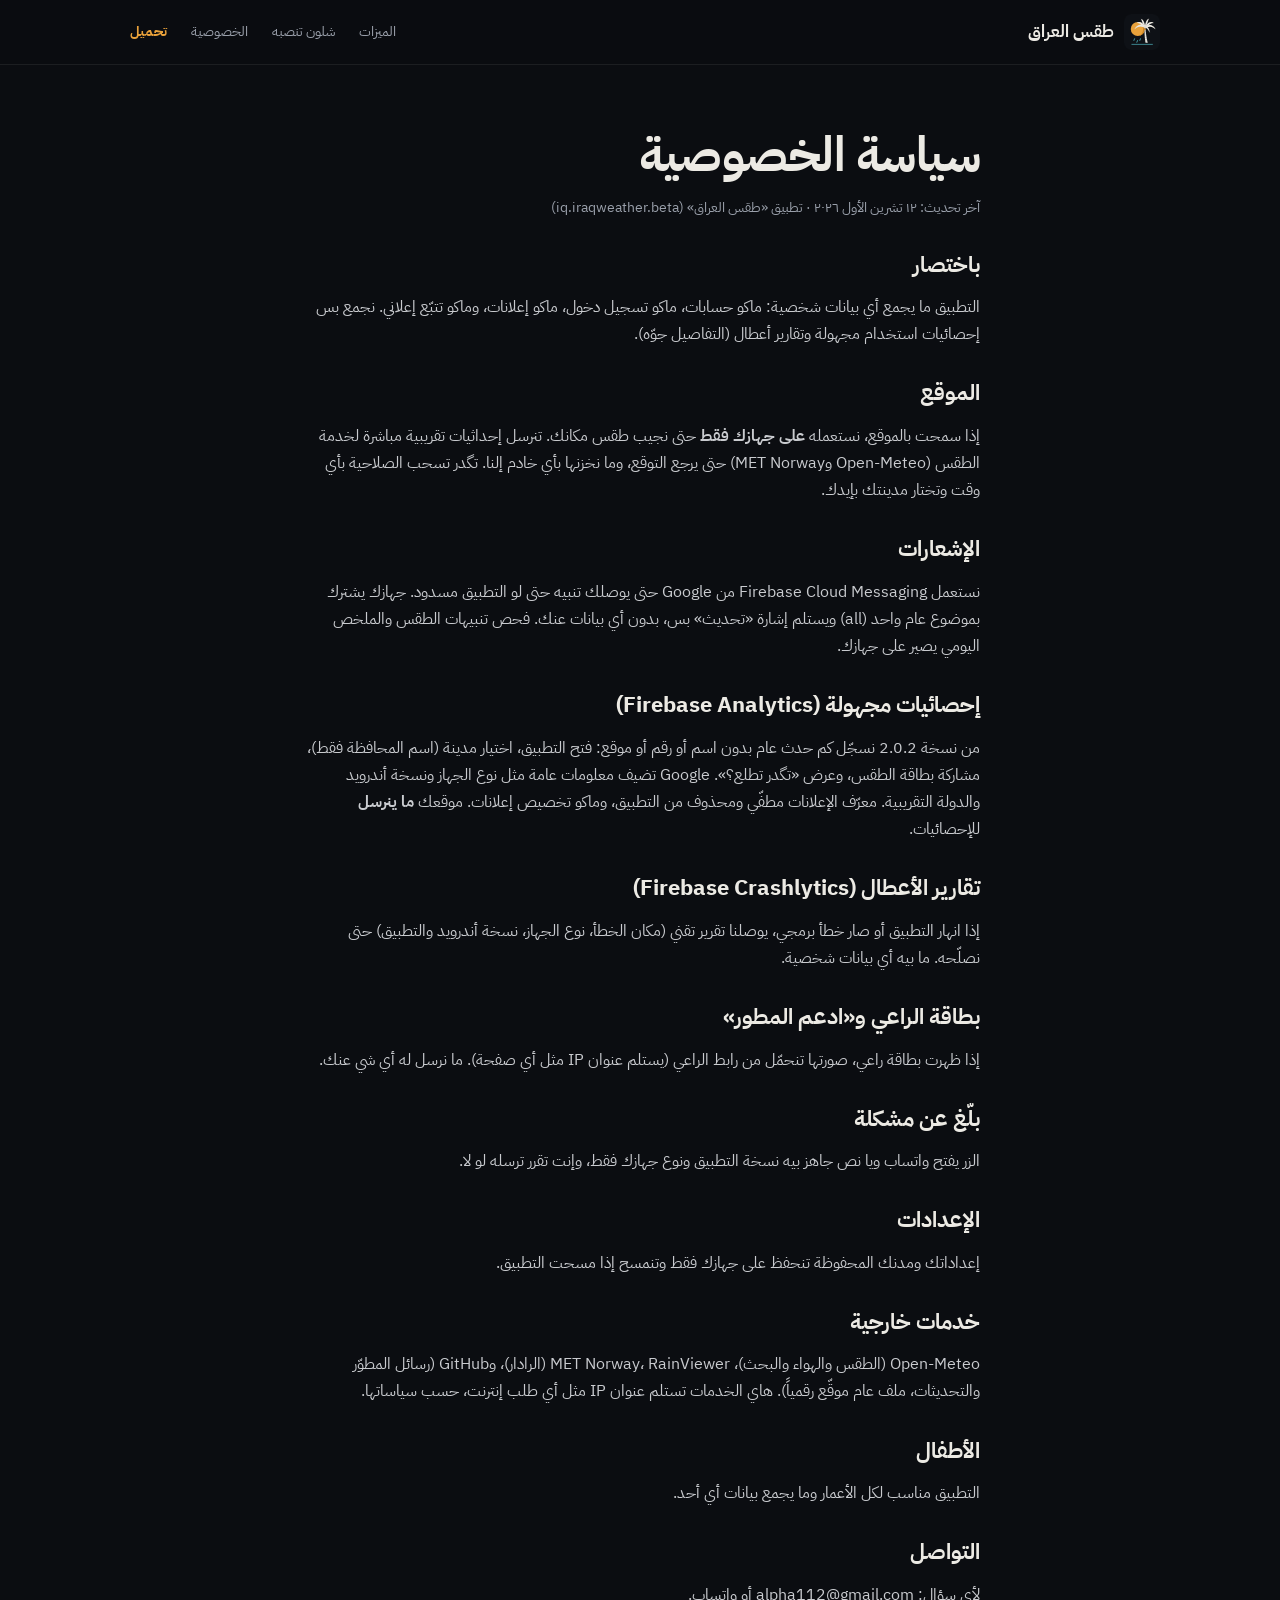
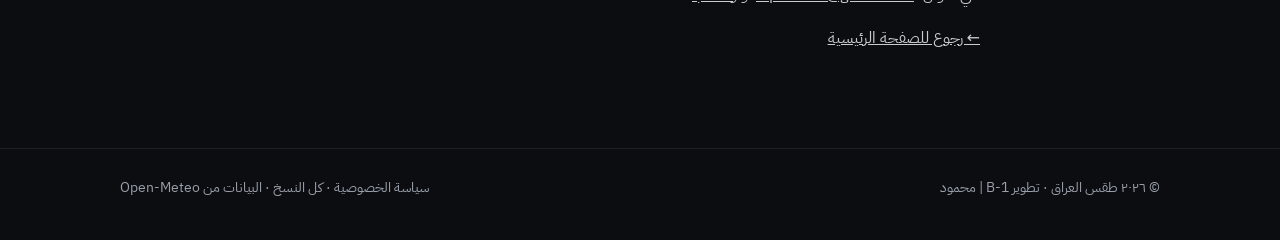
<file: privacy.html>
<!doctype html><html lang="ar" dir="rtl"><head><meta charset="utf-8"><meta name="viewport" content="width=device-width,initial-scale=1,viewport-fit=cover">
<title>سياسة الخصوصية — طقس العراق</title><meta name="description" content="سياسة خصوصية تطبيق طقس العراق."><meta name="theme-color" content="#0B0D11">
<link rel="icon" href="favicon.ico" sizes="any"><link rel="icon" type="image/png" href="a/logo-192.png"><link rel="apple-touch-icon" href="a/logo-180.png">
<meta property="og:type" content="website"><meta property="og:title" content="سياسة الخصوصية — طقس العراق"><meta property="og:description" content="سياسة خصوصية تطبيق طقس العراق."><meta property="og:image" content="https://democrat5116-glitch.github.io/iraq-weather/a/og.png"><meta property="og:url" content="https://democrat5116-glitch.github.io/iraq-weather/"><meta property="og:locale" content="ar_IQ"><meta name="twitter:card" content="summary_large_image">
<link rel="preload" href="a/plex-arabic-700.woff2" as="font" type="font/woff2" crossorigin><link rel="stylesheet" href="a/s.css"><script>document.documentElement.className="js"</script></head><body>
<a class="skip" href="#main">تخطَّ للمحتوى</a>
<header class="nav"><div class="w"><a class="brand" href="./"><svg xmlns="http://www.w3.org/2000/svg" viewBox="0 0 512 512" aria-hidden="true" class="lg"><rect width="512" height="512" rx="112" fill="#0E1116"/><g><circle cx="196" cy="214" r="100" fill="#E9A23B"/><path d="M196 114a100 100 0 0 1 0 200a76 100 0 0 0 0-200z" fill="#C9821F"/></g><g><path d="M293.0 204.0 L292.6 214.3 L292.3 224.6 L292.1 234.9 L292.1 245.2 L292.1 255.5 L292.3 265.8 L292.5 276.1 L292.9 286.4 L293.4 296.7 L294.0 307.0 L294.7 317.3 L295.5 327.6 L296.4 337.9 L297.5 348.2 L298.6 358.5 L299.9 368.8 L301.2 379.1 L302.7 389.4 L304.3 399.7 L306.0 410.0 L338.0 410.0 L335.4 399.7 L332.9 389.4 L330.5 379.1 L328.3 368.8 L326.1 358.5 L324.1 348.2 L322.1 337.9 L320.3 327.6 L318.6 317.3 L317.0 307.0 L315.5 296.7 L314.1 286.4 L312.8 276.1 L311.7 265.8 L310.6 255.5 L309.7 245.2 L308.8 234.9 L308.1 224.6 L307.5 214.3 L307.0 204.0Z" fill="#ECEAE4"/><path d="M294.1 249.3q7.0 6 14.0 0" fill="none" stroke="#0E1116" stroke-width="3.2" stroke-linecap="round" opacity=".55"/><path d="M294.8 282.3q8.4 6 16.8 0" fill="none" stroke="#0E1116" stroke-width="3.2" stroke-linecap="round" opacity=".55"/><path d="M296.6 315.2q9.9 6 19.7 0" fill="none" stroke="#0E1116" stroke-width="3.2" stroke-linecap="round" opacity=".55"/><path d="M299.5 348.2q11.3 6 22.6 0" fill="none" stroke="#0E1116" stroke-width="3.2" stroke-linecap="round" opacity=".55"/><path d="M303.5 381.2q12.7 6 25.5 0" fill="none" stroke="#0E1116" stroke-width="3.2" stroke-linecap="round" opacity=".55"/></g><path style="--d:0" d="M300.0 196.0 L297.5 187.4 L293.2 180.9 L288.2 175.2 L282.9 170.2 L277.2 165.7 L271.3 161.9 L265.1 158.7 L258.6 156.2 L252.0 154.3 L245.3 153.1 L238.5 152.5 L231.7 152.6 L224.9 153.4 L218.2 154.8 L211.6 156.9 L205.2 159.5 L198.9 162.7 L192.7 166.4 L186.7 170.6 L180.9 175.3 L175.2 180.4 L169.7 186.0 L164.3 192.1 L159.1 198.6 L154.0 205.7 L150.0 214.0 L150.0 214.0 L157.9 209.5 L164.9 204.7 L171.6 200.3 L178.0 196.4 L184.3 192.8 L190.5 189.8 L196.4 187.1 L202.1 184.9 L207.7 183.2 L213.0 181.8 L218.2 180.7 L223.2 180.0 L228.1 179.6 L232.8 179.4 L237.5 179.5 L242.1 179.9 L246.8 180.5 L251.6 181.3 L256.5 182.4 L261.6 183.7 L266.9 185.3 L272.5 187.3 L278.4 189.5 L284.6 192.0 L291.4 194.6 L300.0 196.0Z" fill="#ECEAE4"/><path style="--d:1" d="M300.0 196.0 L298.9 186.3 L295.8 178.3 L292.2 170.9 L288.2 164.0 L284.1 157.6 L279.8 151.6 L275.3 146.0 L270.6 140.8 L265.9 136.1 L261.0 131.8 L256.0 128.0 L250.8 124.6 L245.7 121.6 L240.4 119.1 L235.1 117.1 L229.8 115.6 L224.5 114.6 L219.3 114.0 L214.1 114.0 L209.1 114.4 L204.2 115.4 L199.5 116.8 L195.1 118.6 L190.9 120.9 L187.1 123.8 L184.0 128.0 L184.0 128.0 L189.0 128.9 L193.2 129.0 L197.2 129.4 L201.0 130.0 L204.7 130.8 L208.2 131.8 L211.6 133.0 L215.0 134.4 L218.4 136.0 L221.7 137.8 L225.2 139.8 L228.7 142.0 L232.3 144.4 L236.1 147.0 L240.0 149.8 L244.1 152.9 L248.4 156.3 L252.9 159.9 L257.5 163.7 L262.4 167.9 L267.5 172.2 L272.9 176.9 L278.6 181.7 L284.7 186.7 L291.3 191.9 L300.0 196.0Z" fill="#ECEAE4"/><path style="--d:2" d="M300.0 196.0 L301.5 186.9 L301.0 178.6 L300.0 170.7 L298.8 163.2 L297.3 155.9 L295.7 148.9 L293.9 142.2 L292.0 135.8 L290.1 129.7 L288.0 123.8 L285.8 118.2 L283.5 112.9 L281.2 107.9 L278.8 103.2 L276.3 98.7 L273.8 94.5 L271.2 90.6 L268.6 87.0 L266.0 83.7 L263.3 80.6 L260.6 77.9 L257.9 75.4 L255.1 73.3 L252.3 71.5 L249.5 70.2 L246.0 70.0 L246.0 70.0 L245.9 73.4 L246.5 76.2 L247.3 79.0 L248.2 82.0 L249.1 85.1 L250.1 88.4 L251.2 91.9 L252.4 95.6 L253.6 99.5 L255.0 103.6 L256.5 107.9 L258.1 112.4 L259.8 117.1 L261.7 122.0 L263.6 127.1 L265.8 132.4 L268.0 138.0 L270.5 143.7 L273.1 149.7 L275.8 155.8 L278.8 162.2 L282.0 168.7 L285.5 175.5 L289.3 182.4 L293.6 189.4 L300.0 196.0Z" fill="#ECEAE4"/><path style="--d:3" d="M300.0 196.0 L306.0 189.0 L309.9 181.7 L313.4 174.6 L316.5 167.7 L319.4 161.1 L322.1 154.6 L324.6 148.3 L326.9 142.3 L329.2 136.4 L331.2 130.9 L333.2 125.5 L335.0 120.3 L336.8 115.4 L338.4 110.7 L339.9 106.1 L341.4 101.8 L342.8 97.8 L344.1 93.9 L345.3 90.2 L346.5 86.7 L347.6 83.4 L348.7 80.3 L349.7 77.3 L350.7 74.4 L351.7 71.5 L352.0 68.0 L352.0 68.0 L348.3 68.1 L345.3 69.4 L342.3 71.1 L339.3 73.3 L336.4 75.7 L333.5 78.5 L330.7 81.7 L327.9 85.1 L325.2 88.8 L322.6 92.9 L320.1 97.2 L317.6 101.8 L315.2 106.6 L313.0 111.8 L310.8 117.2 L308.8 122.9 L306.8 128.9 L305.1 135.2 L303.4 141.7 L301.9 148.5 L300.6 155.6 L299.5 163.0 L298.6 170.7 L298.1 178.6 L298.0 187.0 L300.0 196.0Z" fill="#ECEAE4"/><path style="--d:4" d="M300.0 196.0 L308.9 192.0 L315.8 186.9 L322.1 181.9 L328.0 177.1 L333.7 172.4 L339.0 168.1 L344.1 164.0 L349.0 160.1 L353.7 156.5 L358.2 153.1 L362.4 150.0 L366.5 147.1 L370.5 144.5 L374.3 142.0 L378.0 139.8 L381.6 137.8 L385.1 136.0 L388.6 134.4 L392.1 133.0 L395.6 131.8 L399.2 130.8 L402.9 130.0 L406.7 129.4 L410.8 129.0 L415.0 128.9 L420.0 128.0 L420.0 128.0 L416.9 123.8 L413.1 120.9 L408.8 118.6 L404.4 116.8 L399.6 115.4 L394.7 114.4 L389.6 114.0 L384.4 114.0 L379.1 114.5 L373.7 115.6 L368.3 117.1 L362.9 119.1 L357.5 121.5 L352.2 124.5 L346.9 127.8 L341.7 131.7 L336.6 135.9 L331.7 140.6 L326.8 145.8 L322.1 151.4 L317.5 157.4 L313.1 163.8 L308.9 170.7 L304.9 178.2 L301.5 186.2 L300.0 196.0Z" fill="#ECEAE4"/><path style="--d:5" d="M300.0 196.0 L308.9 195.3 L316.0 193.1 L322.6 191.1 L328.9 189.2 L334.8 187.5 L340.4 186.1 L345.8 184.9 L351.0 184.0 L356.0 183.2 L360.8 182.8 L365.5 182.5 L370.2 182.4 L374.9 182.6 L379.6 183.0 L384.3 183.6 L389.2 184.6 L394.2 185.9 L399.3 187.5 L404.5 189.4 L409.9 191.8 L415.4 194.6 L421.0 197.8 L426.8 201.4 L432.7 205.5 L438.9 209.9 L446.0 214.0 L446.0 214.0 L442.9 206.3 L438.8 199.6 L434.3 193.4 L429.7 187.7 L424.8 182.4 L419.7 177.5 L414.4 173.0 L408.8 169.0 L403.1 165.4 L397.1 162.3 L390.9 159.8 L384.6 157.8 L378.1 156.4 L371.5 155.6 L364.8 155.4 L358.1 155.9 L351.5 156.9 L344.8 158.6 L338.3 160.9 L331.9 163.8 L325.7 167.3 L319.7 171.4 L313.9 176.1 L308.4 181.5 L303.4 187.6 L300.0 196.0Z" fill="#ECEAE4"/><path style="--d:6" d="M300.0 196.0 L304.7 197.4 L307.8 197.8 L310.3 198.3 L312.3 198.8 L313.9 199.4 L315.2 200.1 L316.4 200.7 L317.6 201.4 L318.8 202.2 L320.3 203.1 L321.9 204.2 L323.8 205.5 L325.8 207.2 L328.1 209.2 L330.5 211.5 L333.1 214.3 L335.9 217.4 L338.7 220.9 L341.7 224.8 L344.7 229.0 L347.9 233.7 L351.1 238.7 L354.4 244.1 L357.8 249.8 L361.4 255.9 L366.0 262.0 L366.0 262.0 L365.6 254.3 L364.3 247.3 L362.8 240.6 L361.1 234.3 L359.4 228.3 L357.5 222.6 L355.6 217.3 L353.5 212.2 L351.3 207.5 L349.0 203.1 L346.6 199.0 L344.0 195.2 L341.2 191.8 L338.2 188.8 L334.9 186.1 L331.5 183.9 L327.8 182.1 L323.9 180.9 L319.9 180.4 L315.9 180.5 L312.1 181.3 L308.5 182.8 L305.4 184.9 L302.7 187.6 L300.5 190.9 L300.0 196.0Z" fill="#ECEAE4"/><path d="M300 196Q228.0 128.0 150.0 214.0" fill="none" stroke="#CFC9BE" stroke-width="2.2" stroke-linecap="round" class="" style="--d:0"/><path d="M300 196Q236.0 104.0 184.0 128.0" fill="none" stroke="#CFC9BE" stroke-width="2.2" stroke-linecap="round" class="" style="--d:1"/><path d="M300 196Q268.0 92.0 246.0 70.0" fill="none" stroke="#CFC9BE" stroke-width="2.2" stroke-linecap="round" class="" style="--d:2"/><path d="M300 196Q326.0 90.0 352.0 68.0" fill="none" stroke="#CFC9BE" stroke-width="2.2" stroke-linecap="round" class="" style="--d:3"/><path d="M300 196Q368.0 104.0 420.0 128.0" fill="none" stroke="#CFC9BE" stroke-width="2.2" stroke-linecap="round" class="" style="--d:4"/><path d="M300 196Q380.0 134.0 446.0 214.0" fill="none" stroke="#CFC9BE" stroke-width="2.2" stroke-linecap="round" class="" style="--d:5"/><path d="M300 196Q334.0 170.0 366.0 262.0" fill="none" stroke="#CFC9BE" stroke-width="2.2" stroke-linecap="round" class="" style="--d:6"/><g fill="#B8741A"><circle cx="290" cy="214" r="8"/><circle cx="304" cy="219" r="8"/><circle cx="297" cy="229" r="7"/></g><path style="--d:0" d="M150 352l-9 24" stroke="#4FB3BF" stroke-width="12" stroke-linecap="round"/><path style="--d:1" d="M192 378l-9 24" stroke="#4FB3BF" stroke-width="12" stroke-linecap="round"/><path style="--d:2" d="M234 352l-9 24" stroke="#4FB3BF" stroke-width="12" stroke-linecap="round"/><path d="M112 432h292" stroke="#4FB3BF" stroke-width="10" stroke-linecap="round"/></svg><span>طقس العراق</span></a><nav aria-label="التنقل"><a href="./#features">الميزات</a><a href="./#install">شلون تنصبه</a><a href="privacy.html">الخصوصية</a><a class="cta" href="https://github.com/democrat5116-glitch/iraq-weather/releases/latest/download/iraq-weather.apk">تحميل</a></nav></div></header>
<main id="main" class="prose"><h1>سياسة الخصوصية</h1><p class="upd">آخر تحديث: ١٢ تشرين الأول ٢٠٢٦ · تطبيق «طقس العراق» (iq.iraqweather.beta)</p>
<h2>باختصار</h2><p>التطبيق ما يجمع أي بيانات شخصية: ماكو حسابات، ماكو تسجيل دخول، ماكو إعلانات، وماكو تتبّع إعلاني. نجمع بس إحصائيات استخدام مجهولة وتقارير أعطال (التفاصيل جوّه).</p>
<h2>الموقع</h2><p>إذا سمحت بالموقع، نستعمله <b>على جهازك فقط</b> حتى نجيب طقس مكانك. تنرسل إحداثيات تقريبية مباشرة لخدمة الطقس (Open-Meteo وMET Norway) حتى يرجع التوقع، وما نخزنها بأي خادم إلنا. تگدر تسحب الصلاحية بأي وقت وتختار مدينتك بإيدك.</p>
<h2>الإشعارات</h2><p>نستعمل Firebase Cloud Messaging من Google حتى يوصلك تنبيه حتى لو التطبيق مسدود. جهازك يشترك بموضوع عام واحد (all) ويستلم إشارة «تحديث» بس، بدون أي بيانات عنك. فحص تنبيهات الطقس والملخص اليومي يصير على جهازك.</p>
<h2>إحصائيات مجهولة (Firebase Analytics)</h2><p>من نسخة 2.0.2 نسجّل كم حدث عام بدون اسم أو رقم أو موقع: فتح التطبيق، اختيار مدينة (اسم المحافظة فقط)، مشاركة بطاقة الطقس، وعرض «تگدر تطلع؟». Google تضيف معلومات عامة مثل نوع الجهاز ونسخة أندرويد والدولة التقريبية. معرّف الإعلانات مطفّي ومحذوف من التطبيق، وماكو تخصيص إعلانات. موقعك <b>ما ينرسل</b> للإحصائيات.</p>
<h2>تقارير الأعطال (Firebase Crashlytics)</h2><p>إذا انهار التطبيق أو صار خطأ برمجي، يوصلنا تقرير تقني (مكان الخطأ، نوع الجهاز، نسخة أندرويد والتطبيق) حتى نصلّحه. ما بيه أي بيانات شخصية.</p>
<h2>بطاقة الراعي و«ادعم المطور»</h2><p>إذا ظهرت بطاقة راعي، صورتها تنحمّل من رابط الراعي (يستلم عنوان IP مثل أي صفحة). ما نرسل له أي شي عنك.</p>
<h2>بلّغ عن مشكلة</h2><p>الزر يفتح واتساب ويا نص جاهز بيه نسخة التطبيق ونوع جهازك فقط، وإنت تقرر ترسله لو لا.</p>
<h2>الإعدادات</h2><p>إعداداتك ومدنك المحفوظة تنحفظ على جهازك فقط وتنمسح إذا مسحت التطبيق.</p>
<h2>خدمات خارجية</h2><p>Open-Meteo (الطقس والهواء والبحث)، MET Norway، RainViewer (الرادار)، وGitHub (رسائل المطوّر والتحديثات، ملف عام موقّع رقمياً). هاي الخدمات تستلم عنوان IP مثل أي طلب إنترنت، حسب سياساتها.</p>
<h2>الأطفال</h2><p>التطبيق مناسب لكل الأعمار وما يجمع بيانات أي أحد.</p>
<h2>التواصل</h2><p>لأي سؤال: <a href="mailto:alpha112@gmail.com">alpha112@gmail.com</a> أو <a href="https://wa.me/n9iz?s=t" rel="noopener">واتساب</a>.</p>
<p><a href="./">← رجوع للصفحة الرئيسية</a></p></main>
<footer><div class="w"><span>© ٢٠٢٦ طقس العراق · تطوير B-1 | محمود</span><span><a href="privacy.html">سياسة الخصوصية</a> · <a href="https://github.com/democrat5116-glitch/iraq-weather/releases">كل النسخ</a> · البيانات من Open-Meteo</span></div></footer></body></html>
</file>
<file: a/s.css>
@font-face{font-family:Plex;src:url(plex-arabic-400.woff2) format('woff2');font-weight:400;font-display:swap;unicode-range:U+0600-06FF,U+0750-077F,U+FB50-FDFF,U+FE70-FEFC,U+200C-200E}
@font-face{font-family:Plex;src:url(plex-arabic-700.woff2) format('woff2');font-weight:700;font-display:swap;unicode-range:U+0600-06FF,U+0750-077F,U+FB50-FDFF,U+FE70-FEFC,U+200C-200E}
@font-face{font-family:Plex;src:url(plex-latin-400.woff2) format('woff2');font-weight:400;font-display:swap;unicode-range:U+0000-00FF,U+2000-206F}
@font-face{font-family:Plex;src:url(plex-latin-700.woff2) format('woff2');font-weight:700;font-display:swap;unicode-range:U+0000-00FF,U+2000-206F}
:root{--bg:#0B0D11;--s1:#12151B;--s2:#181C24;--s3:#20252F;--hair:rgba(236,234,228,.08);--hair2:rgba(236,234,228,.14);--tx:#ECEAE4;--mu:#9AA0AB;--amber:#E9A23B;--teal:#4FB3BF;--r:20px;--w:1080px;--ease:cubic-bezier(.2,.8,.2,1)}
*{box-sizing:border-box}html{scroll-behavior:smooth;-webkit-text-size-adjust:100%}
body{margin:0;background:var(--bg);color:var(--tx);font:400 16px/1.7 Plex,system-ui,sans-serif;-webkit-font-smoothing:antialiased}
a{color:inherit}img,video{max-width:100%;display:block}
.w{max-width:var(--w);margin:0 auto;padding:0 20px}
:focus-visible{outline:2px solid var(--amber);outline-offset:3px;border-radius:6px}
.skip{position:absolute;right:-999px}.skip:focus{right:16px;top:16px;background:var(--amber);color:#16120A;padding:8px 12px;z-index:9}
/* nav */
.nav{position:sticky;top:0;z-index:5;background:rgba(11,13,17,.86);backdrop-filter:blur(10px);-webkit-backdrop-filter:blur(10px);border-bottom:1px solid var(--hair)}
.nav .w{display:flex;align-items:center;gap:12px;height:64px}
.brand{display:flex;align-items:center;gap:10px;text-decoration:none;font-weight:700;font-size:17px}.brand .lg{width:36px;height:36px}
.nav nav{margin-inline-start:auto;display:flex;gap:4px}.nav nav a{text-decoration:none;color:var(--mu);font-size:14px;padding:8px 10px;border-radius:10px;min-height:44px;display:flex;align-items:center}.nav nav a:hover{color:var(--tx)}
@media(max-width:640px){.nav nav a:not(.cta){display:none}}
.nav .cta{color:var(--amber)!important;font-weight:700}
/* hero */
.hero{position:relative;overflow:hidden;padding:56px 0 40px}
.hero::before{content:'';position:absolute;inset:-30% -20% auto auto;width:720px;height:720px;background:radial-gradient(closest-side,rgba(233,162,59,.16),transparent 70%);pointer-events:none}
.hero .w{display:grid;grid-template-columns:1.1fr .9fr;gap:40px;align-items:center}
@media(max-width:820px){.hero .w{grid-template-columns:1fr;gap:28px}.hero{padding-top:32px}}
.eyebrow{display:inline-flex;gap:8px;align-items:center;font-size:13px;color:var(--mu);border:1px solid var(--hair2);border-radius:999px;padding:4px 12px}
.eyebrow i{width:8px;height:8px;border-radius:50%;background:var(--teal)}
h1{font-size:clamp(40px,8vw,72px);line-height:1.1;margin:16px 0 12px;font-weight:700;letter-spacing:-.5px}
h1 em{font-style:normal;color:var(--amber)}
.lead{font-size:clamp(17px,2.4vw,20px);color:var(--mu);max-width:34ch;margin:0 0 28px}
.dl{display:inline-flex;align-items:center;gap:14px;background:var(--amber);color:#16120A;text-decoration:none;font-weight:700;font-size:19px;padding:16px 26px;border-radius:16px;min-height:60px;transition:transform .15s var(--ease),filter .15s}
.dl:hover{filter:brightness(1.06)}.dl:active{transform:scale(.98)}
.dl svg{width:24px;height:24px}
.meta{display:flex;flex-wrap:wrap;gap:6px 16px;margin-top:14px;font-size:13.5px;color:var(--mu)}
.meta b{color:var(--tx);font-weight:700}
.phone{justify-self:center;width:min(300px,76vw);aspect-ratio:9/19.5;border-radius:44px;padding:10px;background:#050608;border:1px solid var(--hair2);box-shadow:0 40px 80px -30px rgba(0,0,0,.8),0 0 0 6px #14171c;transform:rotate(-3deg);position:relative}
.phone .scr{width:100%;height:100%;border-radius:34px;overflow:hidden;background:#0E1116;position:relative}
.phone img{position:absolute;inset:0;width:100%;height:100%;object-fit:cover;object-position:top;opacity:0;transition:opacity .8s var(--ease)}
.phone img.on{opacity:1}
.notch{position:absolute;top:18px;left:50%;transform:translateX(-50%);width:84px;height:22px;border-radius:12px;background:#050608;z-index:2}
/* sections */
section{padding:72px 0;border-top:1px solid var(--hair)}
.sh{display:flex;align-items:baseline;gap:14px;margin-bottom:28px}
.sh span{font:700 13px Plex;color:var(--amber);direction:ltr}
h2{font-size:clamp(28px,4.6vw,40px);line-height:1.2;margin:0}
.feat{display:grid;grid-template-columns:repeat(3,1fr);gap:1px;background:var(--hair);border:1px solid var(--hair);border-radius:var(--r);overflow:hidden}
@media(max-width:820px){.feat{grid-template-columns:1fr 1fr}}@media(max-width:520px){.feat{grid-template-columns:1fr}}
.feat div{background:var(--s1);padding:24px}
.feat svg{width:28px;height:28px;color:var(--amber);margin-bottom:12px}
.feat h3{margin:0 0 6px;font-size:18px}.feat p{margin:0;color:var(--mu);font-size:15px}
.feat .big{grid-column:span 2;background:var(--s2)}@media(max-width:520px){.feat .big{grid-column:auto}}
.gal{display:flex;gap:16px;overflow-x:auto;scroll-snap-type:x mandatory;padding:4px 20px 16px;margin:0 -20px;scrollbar-width:none}
.gal::-webkit-scrollbar{display:none}
.gal figure{margin:0;flex:0 0 220px;scroll-snap-align:center}
.gal img{border-radius:22px;border:1px solid var(--hair2);aspect-ratio:9/20;object-fit:cover;object-position:top;width:100%;background:var(--s1)}
.gal figcaption{font-size:13px;color:var(--mu);margin-top:8px;text-align:center}
.steps{list-style:none;padding:0;margin:0;display:grid;gap:12px;counter-reset:s}
.steps li{counter-increment:s;display:grid;grid-template-columns:48px 1fr;gap:16px;background:var(--s1);border:1px solid var(--hair);border-radius:var(--r);padding:20px}
.steps li::before{content:counter(s,arabic-indic);width:48px;height:48px;border-radius:14px;background:var(--s3);display:grid;place-items:center;font-weight:700;font-size:20px;color:var(--amber)}
.steps b{display:block;font-size:17px;margin-bottom:2px}.steps p{margin:0;color:var(--mu);font-size:15px}
.note{margin-top:16px;padding:16px 20px;border-radius:var(--r);border:1px solid var(--hair2);border-inline-start:4px solid var(--teal);background:var(--s1);font-size:15px}
.note b{color:var(--teal)}
.vid{display:grid;grid-template-columns:auto 1fr;gap:32px;align-items:center}
.vid video{width:min(280px,70vw);border-radius:22px;border:1px solid var(--hair2);background:#000}
@media(max-width:720px){.vid{grid-template-columns:1fr;justify-items:center;text-align:center}}
.dev{display:grid;grid-template-columns:auto 1fr;gap:24px;align-items:center;background:var(--s1);border:1px solid var(--hair);border-radius:var(--r);padding:28px}
@media(max-width:560px){.dev{grid-template-columns:1fr;text-align:center;justify-items:center}}
.av{width:84px;height:84px;border-radius:50%;background:var(--s3);display:grid;place-items:center;font-weight:700;font-size:24px;box-shadow:inset 0 0 0 2px var(--amber)}
.dev h3{margin:0;font-size:22px}.dev p{margin:4px 0 14px;color:var(--mu)}
.btns{display:flex;flex-wrap:wrap;gap:10px}
.btn{display:inline-flex;align-items:center;gap:8px;min-height:48px;padding:0 18px;border-radius:14px;border:1px solid var(--hair2);text-decoration:none;font-weight:700;font-size:15px;background:var(--s2)}
.btn.wa{border-inline-start:3px solid #3FB97A}.btn svg{width:18px;height:18px}
.end{text-align:center}.end h2{margin-bottom:20px}
footer{border-top:1px solid var(--hair);padding:28px 0 40px;color:var(--mu);font-size:13.5px}
footer .w{display:flex;flex-wrap:wrap;gap:8px 20px;justify-content:space-between}
footer a{text-decoration:none}footer a:hover{color:var(--tx)}
/* prose */
.prose{max-width:720px;padding:48px 20px 80px;margin:0 auto}.prose h1{font-size:clamp(32px,6vw,48px)}.prose h2{font-size:22px;margin:32px 0 8px}.prose p,.prose li{color:#C9CBCF}.prose .upd{color:var(--mu);font-size:14px}
/* motion */
.js .rv{opacity:0;transform:translateY(16px);transition:opacity .6s var(--ease),transform .6s var(--ease)}.js .rv.in{opacity:1;transform:none}
.hero .lg-sun{animation:sunR 1s .1s var(--ease) both;transform-box:view-box;transform-origin:196px 214px}
@keyframes sunR{from{opacity:0;transform:translateY(40px)}}
@media(prefers-reduced-motion:reduce){.rv{opacity:1;transform:none;transition:none}*{animation:none!important}html{scroll-behavior:auto}}
.err{min-height:80vh;display:grid;place-items:center;text-align:center;padding:40px 20px}.err .lg{width:120px;height:120px;margin:0 auto 16px}.err h1{font-size:clamp(56px,14vw,120px);margin:0;color:var(--amber);direction:ltr}
/* ===== v2 story / kinetic ===== */
body{--tint:#0B0D11;transition:background-color .9s var(--ease)}
.kt .wd{display:inline-block;overflow:hidden;vertical-align:top;padding-bottom:.08em}
.kt .wd>span{display:inline-block;transform-origin:50% 100%}
.hero .phone{transform-style:preserve-3d;will-change:transform}
.stage3d{perspective:1200px}
.story{position:relative;border-top:0;padding:0}
.story .bgwash{position:sticky;top:0;height:100svh;margin-bottom:-100svh;pointer-events:none;background:radial-gradient(60% 50% at 30% 45%,var(--wash,rgba(233,162,59,.16)),transparent 70%);transition:background .8s var(--ease)}
.story .w{display:grid;grid-template-columns:1fr 1fr;gap:40px;position:relative}
.stage{position:sticky;top:64px;height:calc(100svh - 64px);display:grid;place-items:center}
.stage .phone{width:min(300px,38vh);transform:rotateY(-18deg) rotateX(6deg);transition:none}
.stage .phone img{transition:opacity .5s var(--ease)}
.stage .lbl{position:absolute;bottom:6vh;font-size:13px;color:var(--mu);direction:ltr;letter-spacing:.1em}
.steps2{padding:20vh 0 30vh}
.st{min-height:88vh;display:flex;flex-direction:column;justify-content:center}
.st .k{font:700 13px Plex;color:var(--c,var(--amber));letter-spacing:.06em;margin-bottom:12px;display:flex;gap:10px;align-items:center}
.st .k::before{content:'';width:28px;height:2px;background:currentColor}
.st h3{font-size:clamp(34px,5.4vw,60px);line-height:1.12;margin:0 0 16px;font-weight:700}
.st p{color:var(--mu);font-size:18px;max-width:36ch;margin:0}
.st ul{margin:16px 0 0;padding:0;list-style:none;display:flex;flex-wrap:wrap;gap:8px}
.st li{font-size:13.5px;border:1px solid var(--hair2);border-radius:999px;padding:4px 12px;color:var(--tx)}
@media(max-width:820px){
 .story .w{grid-template-columns:1fr;gap:0}
 .stage{top:64px;height:58svh;z-index:1}
 .stage .phone{width:min(220px,26svh*1.05)}
 .stage .lbl{display:none}
 .steps2{padding:0 0 20svh;position:relative;z-index:2}
 .st{min-height:70svh;justify-content:flex-end;padding-bottom:4svh}
 .st>div{background:linear-gradient(180deg,rgba(11,13,17,.0),rgba(11,13,17,.92) 18%);padding:28px 4px 8px}
 .st h3{font-size:clamp(28px,8vw,40px)}.st p{font-size:16px}
}
.grid4{display:grid;grid-template-columns:repeat(4,1fr);gap:12px}
@media(max-width:900px){.grid4{grid-template-columns:1fr 1fr}}@media(max-width:480px){.grid4{grid-template-columns:1fr}}
.tile{background:var(--s1);border:1px solid var(--hair);border-radius:var(--r);padding:22px;position:relative;overflow:hidden}
.tile::after{content:'';position:absolute;inset:auto -40% -60% auto;width:180px;height:180px;background:radial-gradient(closest-side,var(--g,rgba(79,179,191,.18)),transparent);transition:transform .6s var(--ease)}
.tile:hover::after{transform:scale(1.4)}
.tile svg{width:26px;height:26px;color:var(--amber);margin-bottom:10px}.tile h3{margin:0 0 6px;font-size:17px}.tile p{margin:0;color:var(--mu);font-size:14.5px}
.tile.dark{background:#000;border-color:rgba(57,255,136,.25)}.tile.dark svg{color:#39FF88}
.log{border-inline-start:2px solid var(--hair2);padding-inline-start:24px;display:grid;gap:28px}
.log article{position:relative}.log article::before{content:'';position:absolute;inset-inline-start:-31px;top:8px;width:12px;height:12px;border-radius:50%;background:var(--s3);box-shadow:0 0 0 3px var(--bg)}
.log article:first-child::before{background:var(--amber)}
.log h3{margin:0;font-size:19px}.log h3 small{font:400 13px Plex;color:var(--mu);margin-inline-start:8px}.log ul{margin:8px 0 0;padding-inline-start:20px;color:#C9CBCF}
.faq details{border-bottom:1px solid var(--hair);padding:4px 0}
.faq summary{cursor:pointer;list-style:none;display:flex;justify-content:space-between;align-items:center;gap:16px;font-weight:700;font-size:17px;min-height:60px}
.faq summary::-webkit-details-marker{display:none}
.faq summary::after{content:'+';font-size:24px;color:var(--amber);transition:transform .3s var(--ease)}
.faq details[open] summary::after{transform:rotate(45deg)}
.faq details p{margin:0 0 18px;color:var(--mu)}
.marquee{overflow:hidden;border-block:1px solid var(--hair);padding:18px 0;white-space:nowrap;direction:ltr}
.marquee div{display:inline-flex;gap:48px;animation:mq 40s linear infinite;font:700 clamp(28px,5vw,48px) Plex;color:var(--s3)}
.marquee b{color:var(--tx)}.marquee i{font-style:normal;color:var(--amber)}
@keyframes mq{to{transform:translateX(-50%)}}
.counter{font:700 clamp(56px,10vw,120px)/1 Plex;color:var(--amber);direction:ltr;display:inline-block}
.src{display:flex;flex-wrap:wrap;gap:10px;margin-top:16px}.src span{background:var(--s2);border:1px solid var(--hair2);border-radius:12px;padding:8px 14px;font-weight:700;direction:ltr}

/* css word reveal */
.js .kt:not(#h1) .wd{display:inline-block;overflow:hidden;vertical-align:bottom;padding-bottom:.08em}
.js .kt:not(#h1) .wd>span{display:inline-block;transform:translateY(110%) rotateX(-40deg);opacity:0;transition:transform .8s cubic-bezier(.2,.8,.2,1),opacity .8s;transition-delay:calc(var(--i,0)*60ms)}
.js .kt.in .wd>span{transform:none;opacity:1}
.js .grid4 .tile.rv{transition-delay:calc(var(--d,0)*60ms)}
/* cinematic hero video */
.hero{position:relative;isolation:isolate;overflow:hidden}
.hbg{position:absolute;inset:0;z-index:-2;width:100%;height:100%;object-fit:cover;opacity:.9}
.hero::after{content:"";position:absolute;inset:0;z-index:-1;background:linear-gradient(180deg,rgba(11,13,17,.15),rgba(11,13,17,.05) 55%,#0B0D11 98%),linear-gradient(270deg,rgba(11,13,17,.55),transparent 60%)}
.glass{background:rgba(255,255,255,.06);border:1px solid rgba(255,255,255,.14);backdrop-filter:blur(14px) saturate(140%);-webkit-backdrop-filter:blur(14px) saturate(140%);box-shadow:inset 0 1px 0 rgba(255,255,255,.18),0 10px 30px rgba(0,0,0,.25)}
#heroTilt{transform-style:preserve-3d;will-change:transform}
@media (prefers-reduced-motion:reduce){.hbg{display:none}.js .kt .wd>span{transform:none!important;opacity:1!important;transition:none}}
.meta.glass{display:inline-flex;flex-wrap:wrap;gap:6px 14px;padding:8px 14px;border-radius:14px}
.eyebrow.glass{padding:6px 12px;border-radius:999px}
</file>
